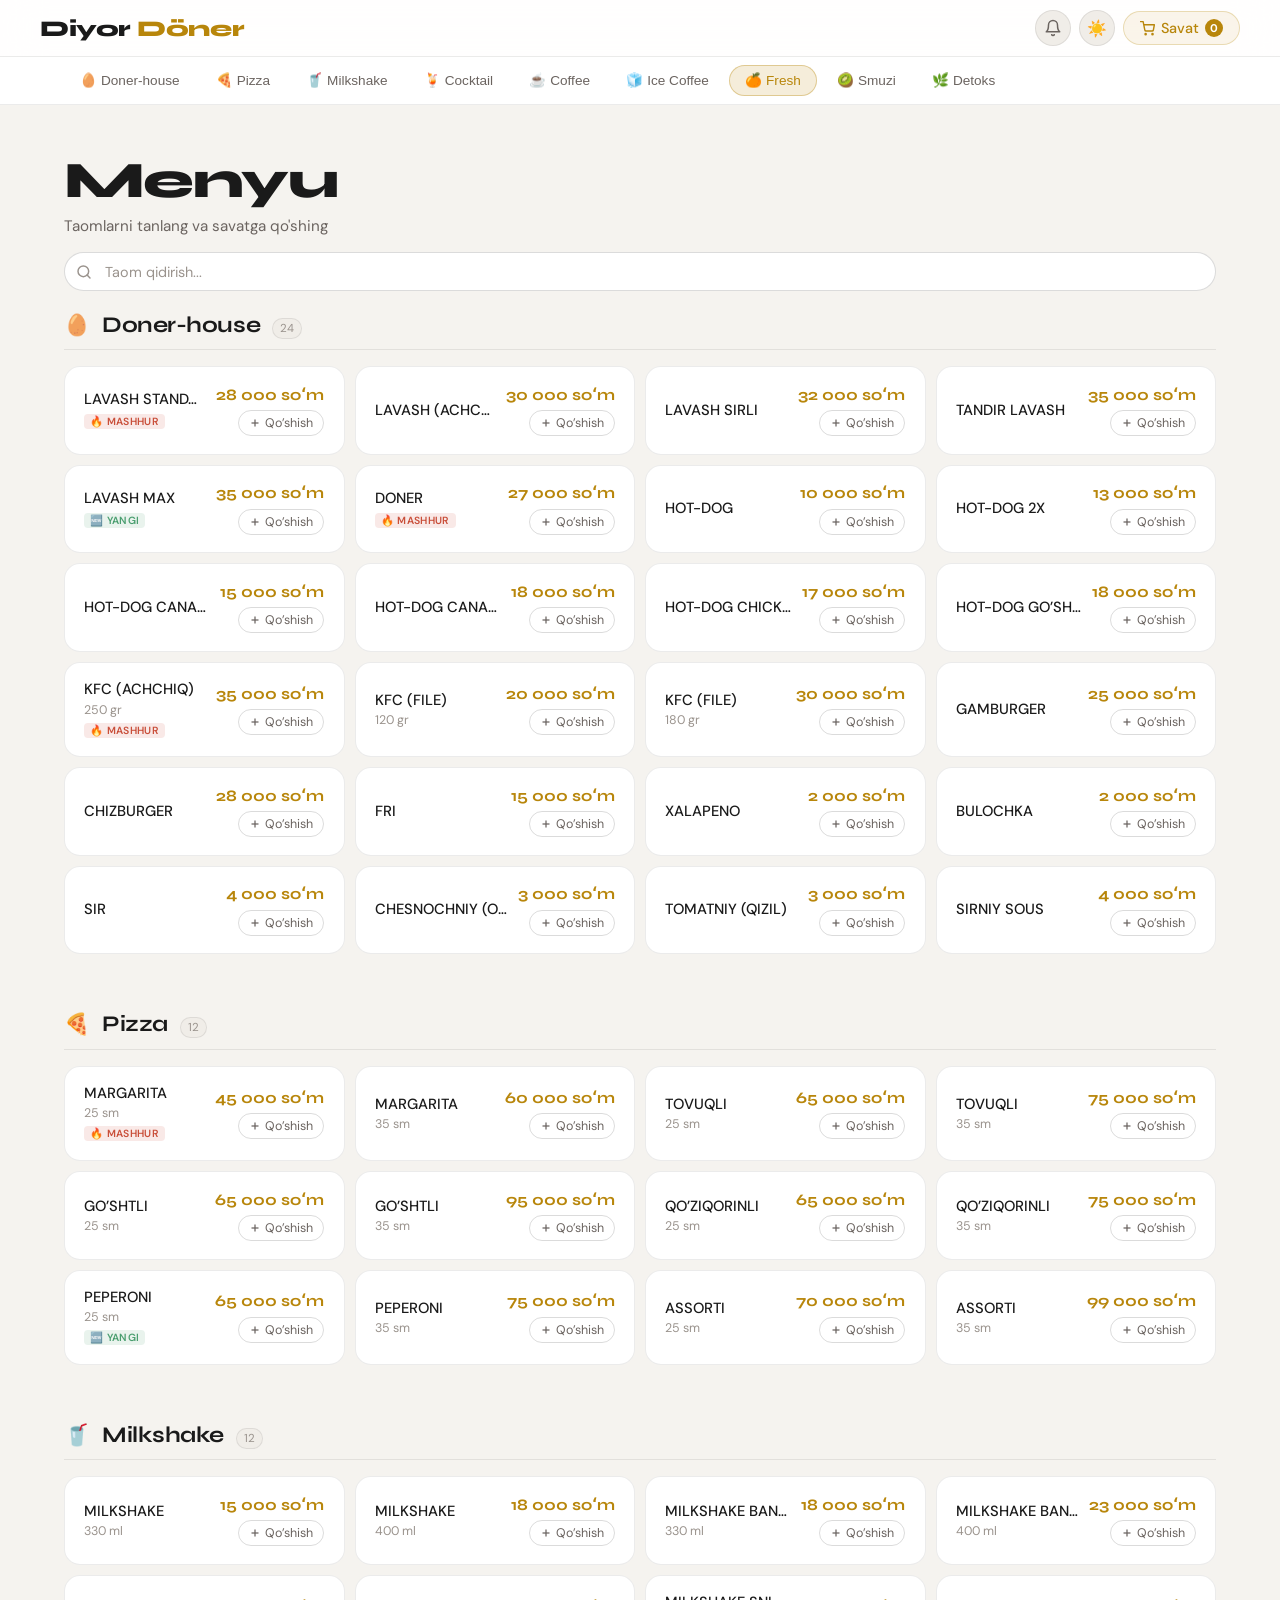
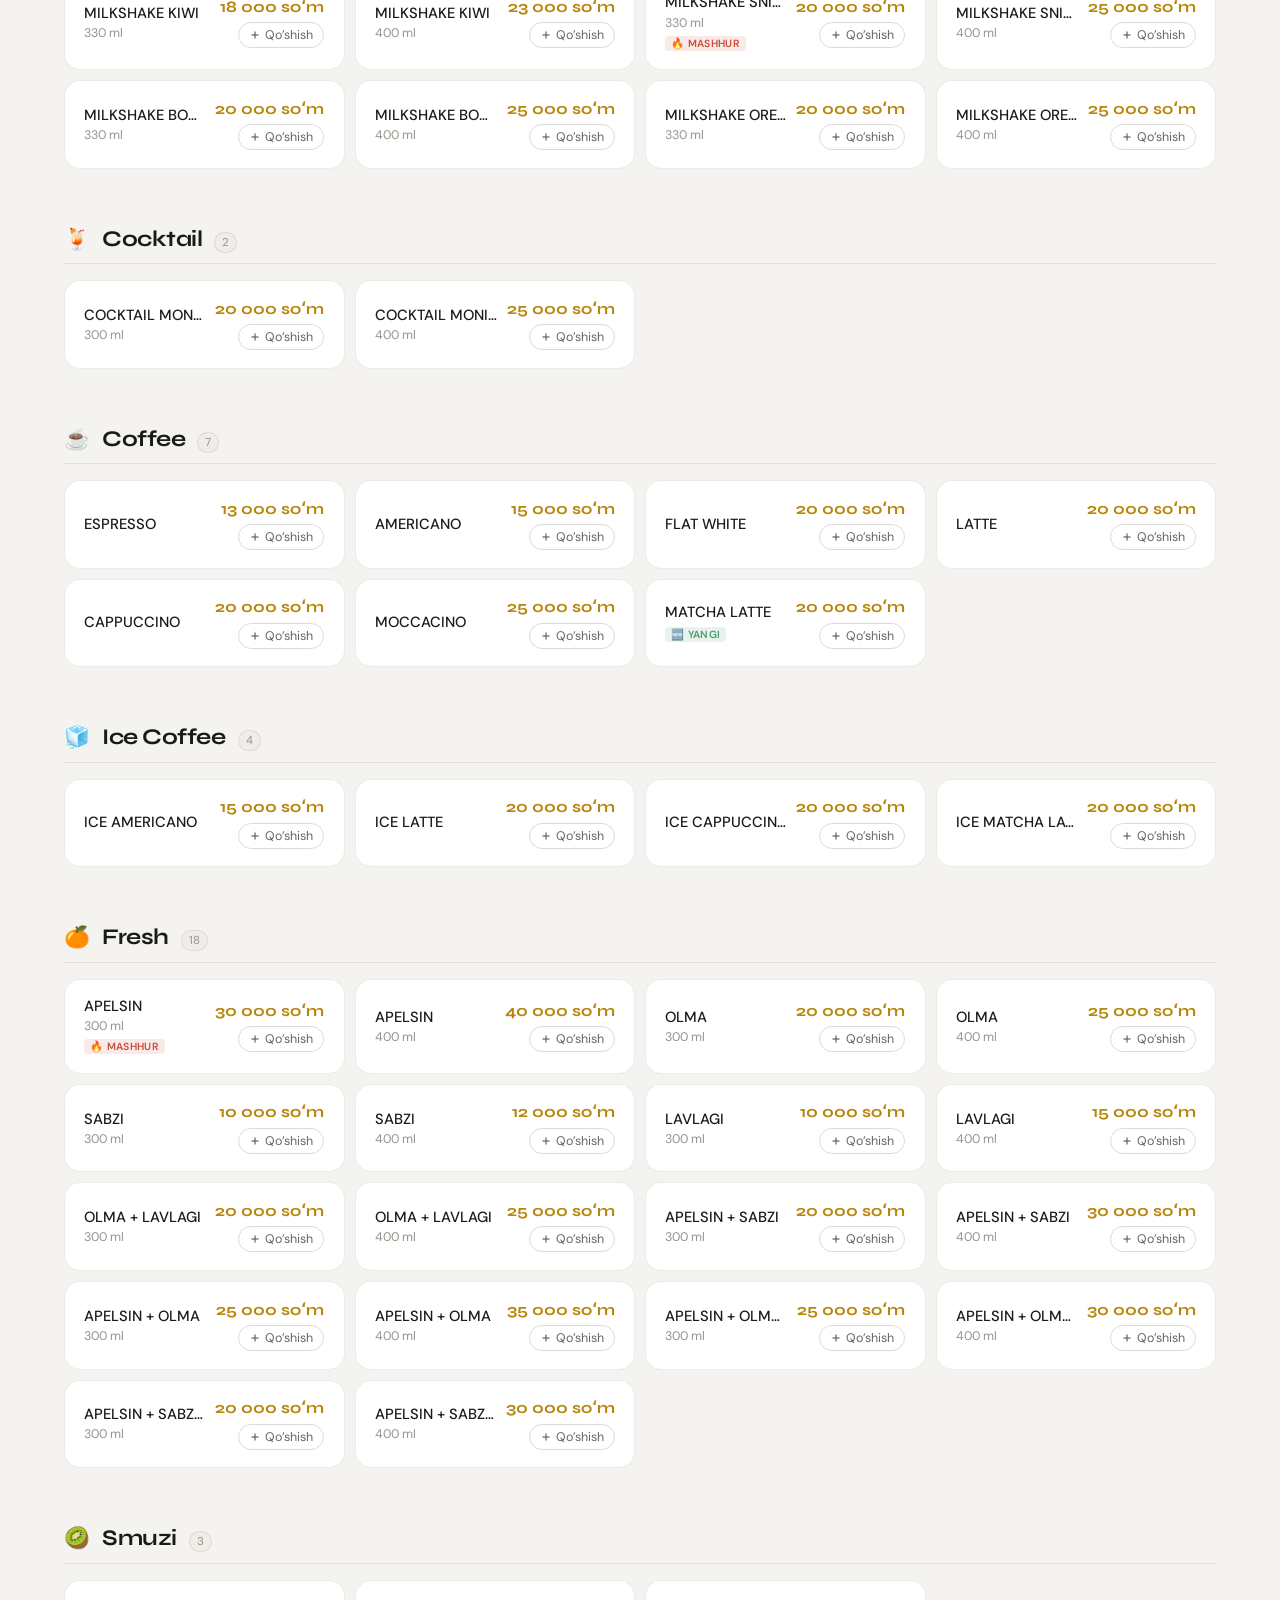
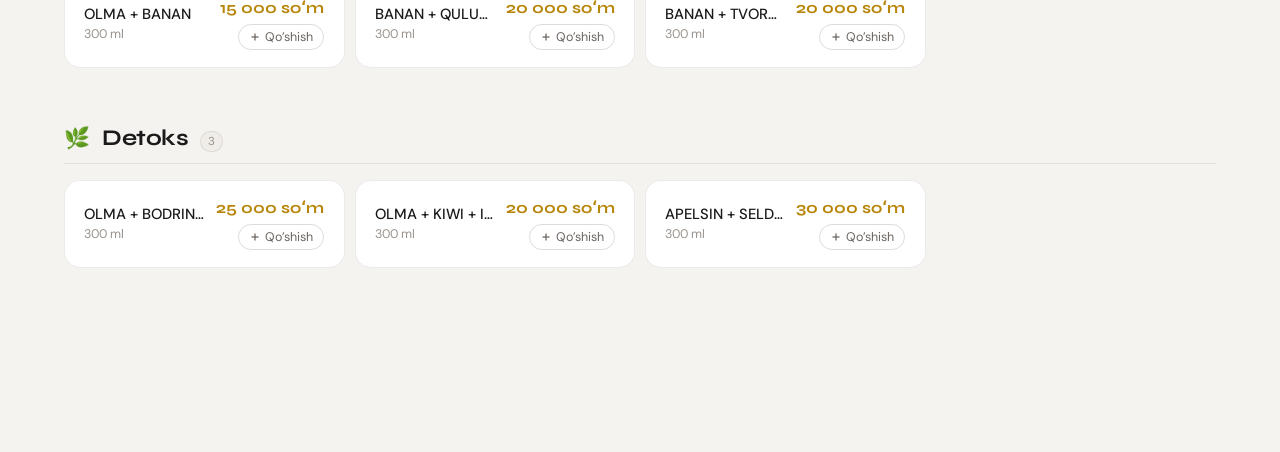
<file: index.html>
<!DOCTYPE html>
<html lang="uz">
<head>
  <meta charset="UTF-8">
  <meta name="viewport" content="width=device-width, initial-scale=1.0">
  <title>Diyor Döner — Menyu</title>
  <meta name="description" content="Diyor Döner — Toshkentdagi eng mazali doner va pizza menyu.">
  <meta property="og:title" content="Diyor Döner — Menyu">
  <meta property="og:description" content="Toshkentdagi eng mazali doner va pizza menyu.">
  <meta property="og:type" content="website">
  <meta name="theme-color" content="#b8860b">
  <link rel="icon" type="image/svg+xml" href="favicon.svg">
  <link href="https://fonts.googleapis.com/css2?family=Syne:wght@400;500;600;700;800&family=DM+Sans:wght@300;400;500&display=swap" rel="stylesheet">
  <link rel="stylesheet" href="style.css">
</head>
<body>

<header>
  <div class="header-inner">
    <div class="logo" id="logo">Diyor <span>Döner</span></div>
    <div class="header-actions">
      <a class="admin-link" id="admin-link" href="admin.html" title="Admin panel" style="display:none">⚙️</a>
      <button class="notify-btn" id="notify-btn" onclick="openNotifyModal()" aria-label="Bildirishnomalar">
        <svg width="18" height="18" viewBox="0 0 24 24" fill="none" stroke="currentColor" stroke-width="2" stroke-linecap="round" stroke-linejoin="round"><path d="M18 8A6 6 0 0 0 6 8c0 7-3 9-3 9h18s-3-2-3-9"/><path d="M13.73 21a2 2 0 0 1-3.46 0"/></svg>
        <span class="notify-dot" id="notify-dot"></span>
      </button>
      <button class="theme-toggle" id="theme-toggle" onclick="toggleTheme()" aria-label="Mavzuni o'zgartirish">
        <span class="theme-icon" id="theme-icon">☀️</span>
      </button>
      <button class="cart-btn" onclick="openCart()">
        <svg width="16" height="16" viewBox="0 0 24 24" fill="none" stroke="currentColor" stroke-width="2.2" stroke-linecap="round" stroke-linejoin="round"><circle cx="9" cy="21" r="1"/><circle cx="20" cy="21" r="1"/><path d="M1 1h4l2.68 13.39a2 2 0 0 0 2 1.61h9.72a2 2 0 0 0 2-1.61L23 6H6"/></svg>
        Savat
        <span class="cart-count" id="cart-count">0</span>
      </button>
    </div>
  </div>
</header>

<div class="cat-nav-wrap">
  <div class="cat-nav" id="cat-nav"></div>
</div>

<div class="hero">
  <h1 class="hero-title">Menyu</h1>
  <p class="hero-sub">Taomlarni tanlang va savatga qo'shing</p>
</div>

<div class="search-sort-wrap">
  <div class="search-box">
    <svg class="search-icon" width="16" height="16" viewBox="0 0 24 24" fill="none" stroke="currentColor" stroke-width="2.2" stroke-linecap="round"><circle cx="11" cy="11" r="8"/><line x1="21" y1="21" x2="16.65" y2="16.65"/></svg>
    <input type="text" id="search-input" class="search-input" placeholder="Taom qidirish..." oninput="onSearch()">
    <button class="search-clear" id="search-clear" onclick="clearSearch()">&times;</button>
  </div>

</div>

<main id="menu-main"></main>

<!-- Savat paneli -->
<div class="drawer-overlay" id="overlay" onclick="closeCart()"></div>
<div class="drawer" id="drawer">
  <div class="drawer-header">
    <span class="drawer-title">Savat</span>
    <button class="drawer-close" onclick="closeCart()">&times;</button>
  </div>
  <div class="drawer-body" id="cart-body"></div>
  <div class="drawer-footer">
    <div class="total-row">
      <span class="total-label">Jami</span>
      <span class="total-amount" id="cart-total">0 so'm</span>
    </div>
    <button class="order-btn" id="order-btn" onclick="openOrderModal()">Buyurtma berish →</button>
  </div>
</div>

<!-- Buyurtma tasdiqlash modali -->
<div class="modal-overlay" id="modal-overlay">
  <div class="modal">
    <div class="modal-icon">📋</div>
    <div class="modal-title">Buyurtmani tasdiqlash</div>
    <div class="modal-text">Buyurtmani tekshiring va tasdiqlang</div>
    <div class="modal-items" id="modal-items-list"></div>
    <div class="table-select">
      <label for="table-number">Stol raqami</label>
      <select id="table-number" onchange="onTableChange()">
        <option value="">Tanlang...</option>
        <option value="1">Stol 1</option>
        <option value="2">Stol 2</option>
        <option value="3">Stol 3</option>
        <option value="4">Stol 4</option>
        <option value="5">Stol 5</option>
        <option value="6">Stol 6</option>
        <option value="7">Stol 7</option>
        <option value="8">Stol 8</option>
        <option value="9">Stol 9</option>
        <option value="10">Stol 10</option>
        <option value="takeaway">Olib ketish</option>
        <option value="delivery">Yetkazish</option>
      </select>
    </div>
    <div class="address-field" id="address-field" style="display:none">
      <label for="order-address">Manzil</label>
      <input type="text" id="order-address" placeholder="Manzilni kiriting...">
    </div>
    <div class="comment-field">
      <label for="order-comment">Izoh (ixtiyoriy)</label>
      <textarea id="order-comment" rows="2" placeholder="Maxsus so'rovlar, allergiyalar..."></textarea>
    </div>
    <div class="modal-actions">
      <button class="modal-cancel" onclick="closeOrderModal()">Orqaga</button>
      <button class="modal-confirm" onclick="confirmOrder()">Buyurtma berish ✓</button>
    </div>
  </div>
</div>

<!-- Muvaffaqiyat ekrani -->
<div class="success-screen" id="success-screen">
  <div class="success-emoji">🎉</div>
  <div class="success-title">Buyurtma qabul qilindi!</div>
  <div class="success-sub">Rahmat! Buyurtmangiz oshxonaga yuborildi. Kuting — tezda tayyor bo'ladi!</div>
  <button class="success-back" onclick="resetAll()">Menyuga qaytish</button>
</div>

<!-- Bildirishnoma modali -->
<div class="modal-overlay" id="notify-overlay" onclick="closeNotifyModal()"></div>
<div class="notify-modal" id="notify-modal">
  <div class="notify-modal-inner">
    <button class="drawer-close" onclick="closeNotifyModal()">&times;</button>
    <div class="notify-modal-icon">🔔</div>
    <div class="notify-modal-title">Bildirishnomalar</div>
    <div class="notify-modal-text">Yangiliklar, aksiyalar va maxsus takliflardan birinchilardan bo'lib xabardor bo'ling!</div>
    <div class="notify-modal-sub">Ro'yxatdan o'tmasdan — shunchaki Telegramga obuna bo'ling</div>

    <div class="notify-features">
      <div class="notify-feature">
        <span class="notify-feature-icon">🔥</span>
        <span>Aksiyalar va chegirmalar</span>
      </div>
      <div class="notify-feature">
        <span class="notify-feature-icon">🆕</span>
        <span>Yangi taomlar haqida</span>
      </div>
      <div class="notify-feature">
        <span class="notify-feature-icon">🎁</span>
        <span>Sovga va bonuslar</span>
      </div>
    </div>

    <a class="notify-subscribe-btn" id="notify-subscribe-btn" href="https://t.me/diyorfood_bot?start=subscribe" target="_blank" rel="noopener">
      <svg width="20" height="20" viewBox="0 0 24 24" fill="currentColor"><path d="M11.944 0A12 12 0 0 0 0 12a12 12 0 0 0 12 12 12 12 0 0 0 12-12A12 12 0 0 0 12 0a12 12 0 0 0-.056 0zm4.962 7.224c.1-.002.321.023.465.14a.506.506 0 0 1 .171.325c.016.093.036.306.02.472-.18 1.898-.962 6.502-1.36 8.627-.168.9-.499 1.201-.82 1.23-.696.065-1.225-.46-1.9-.902-1.056-.693-1.653-1.124-2.678-1.8-1.185-.78-.417-1.21.258-1.91.177-.184 3.247-2.977 3.307-3.23.007-.032.014-.15-.056-.212s-.174-.041-.249-.024c-.106.024-1.793 1.14-5.061 3.345-.479.33-.913.49-1.302.48-.428-.008-1.252-.241-1.865-.44-.752-.245-1.349-.374-1.297-.789.027-.216.325-.437.893-.663 3.498-1.524 5.83-2.529 6.998-3.014 3.332-1.386 4.025-1.627 4.476-1.635z"/></svg>
      Telegramda obuna bo'lish
    </a>

    <div class="notify-check-wrap">
      <button class="notify-check-btn" onclick="checkSubscription()">Obunani tekshirish ✓</button>
    </div>

    <div class="notify-unsub-text">Obunani bekor qilish uchun Telegram botda /stop buyrug'ini yuboring</div>
  </div>
</div>

<div class="toast" id="toast"></div>

<script src="script.js"></script>
</body>
</html>
</file>
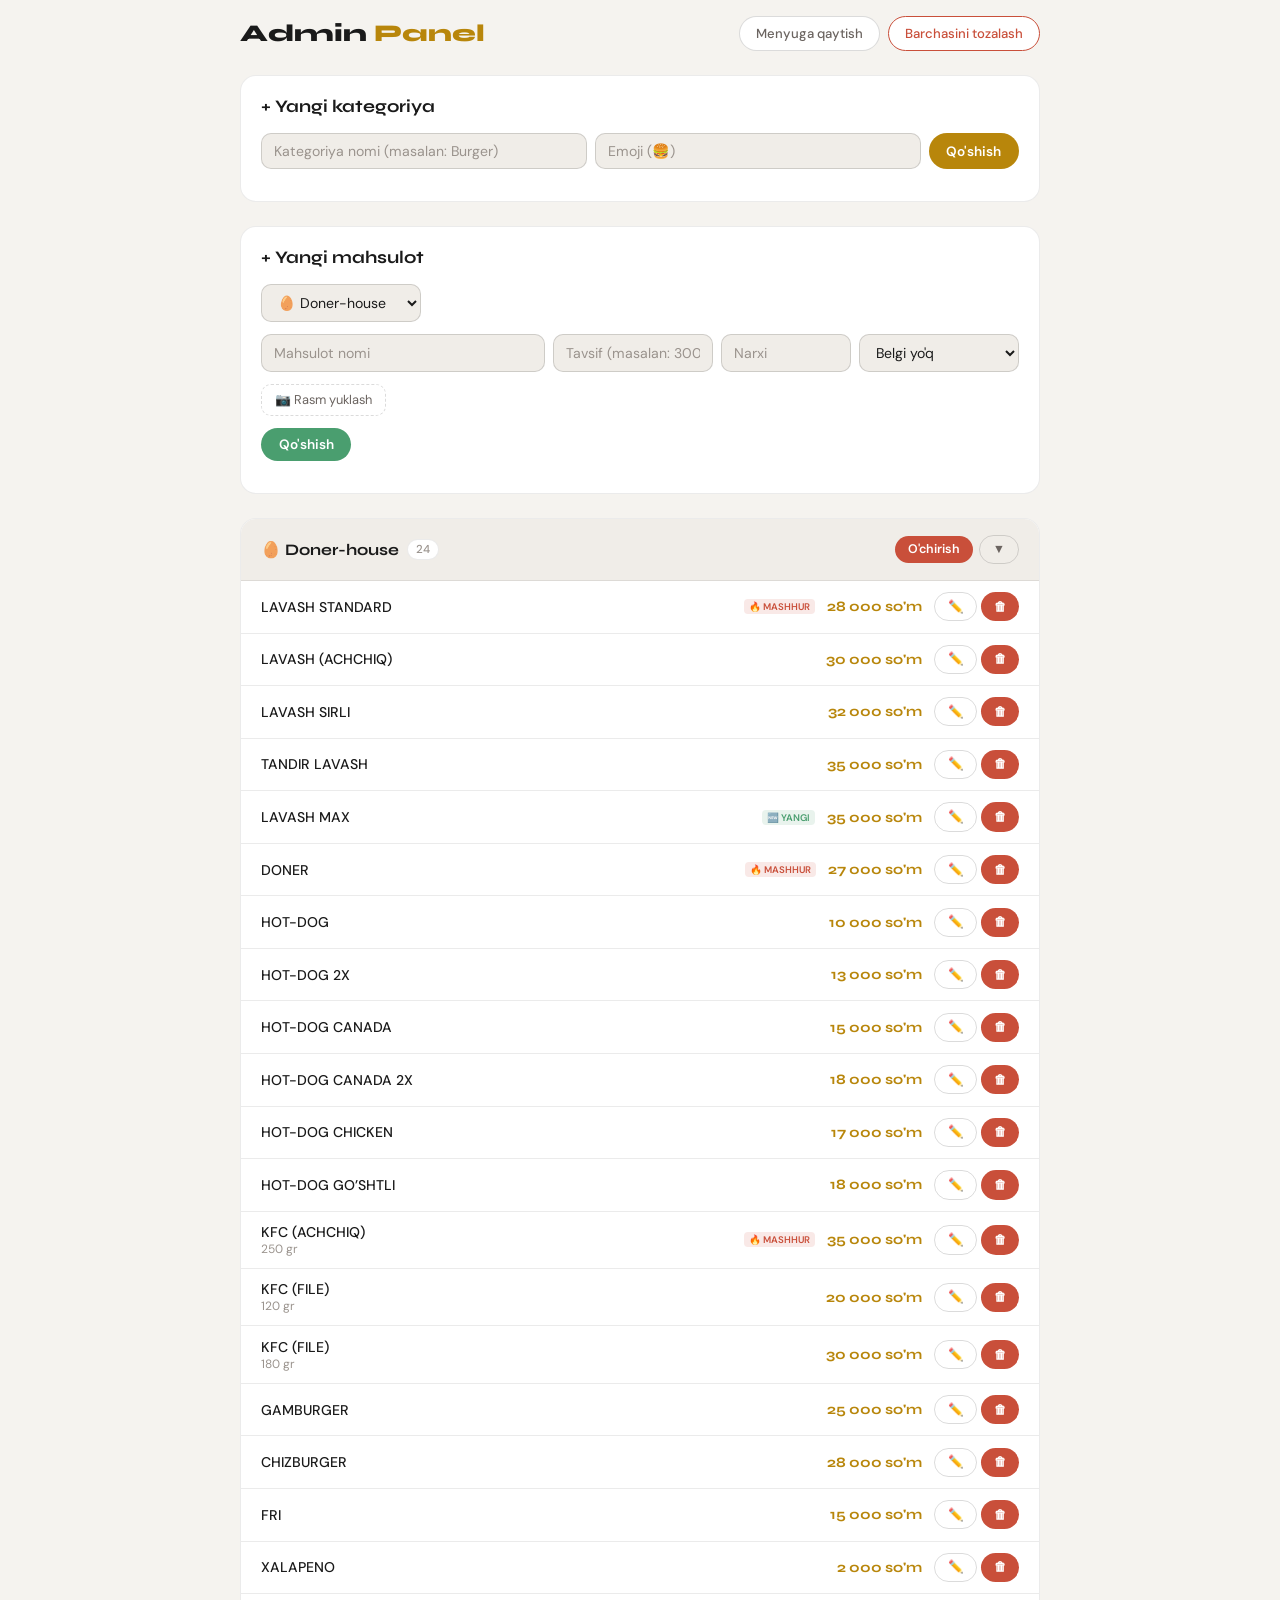
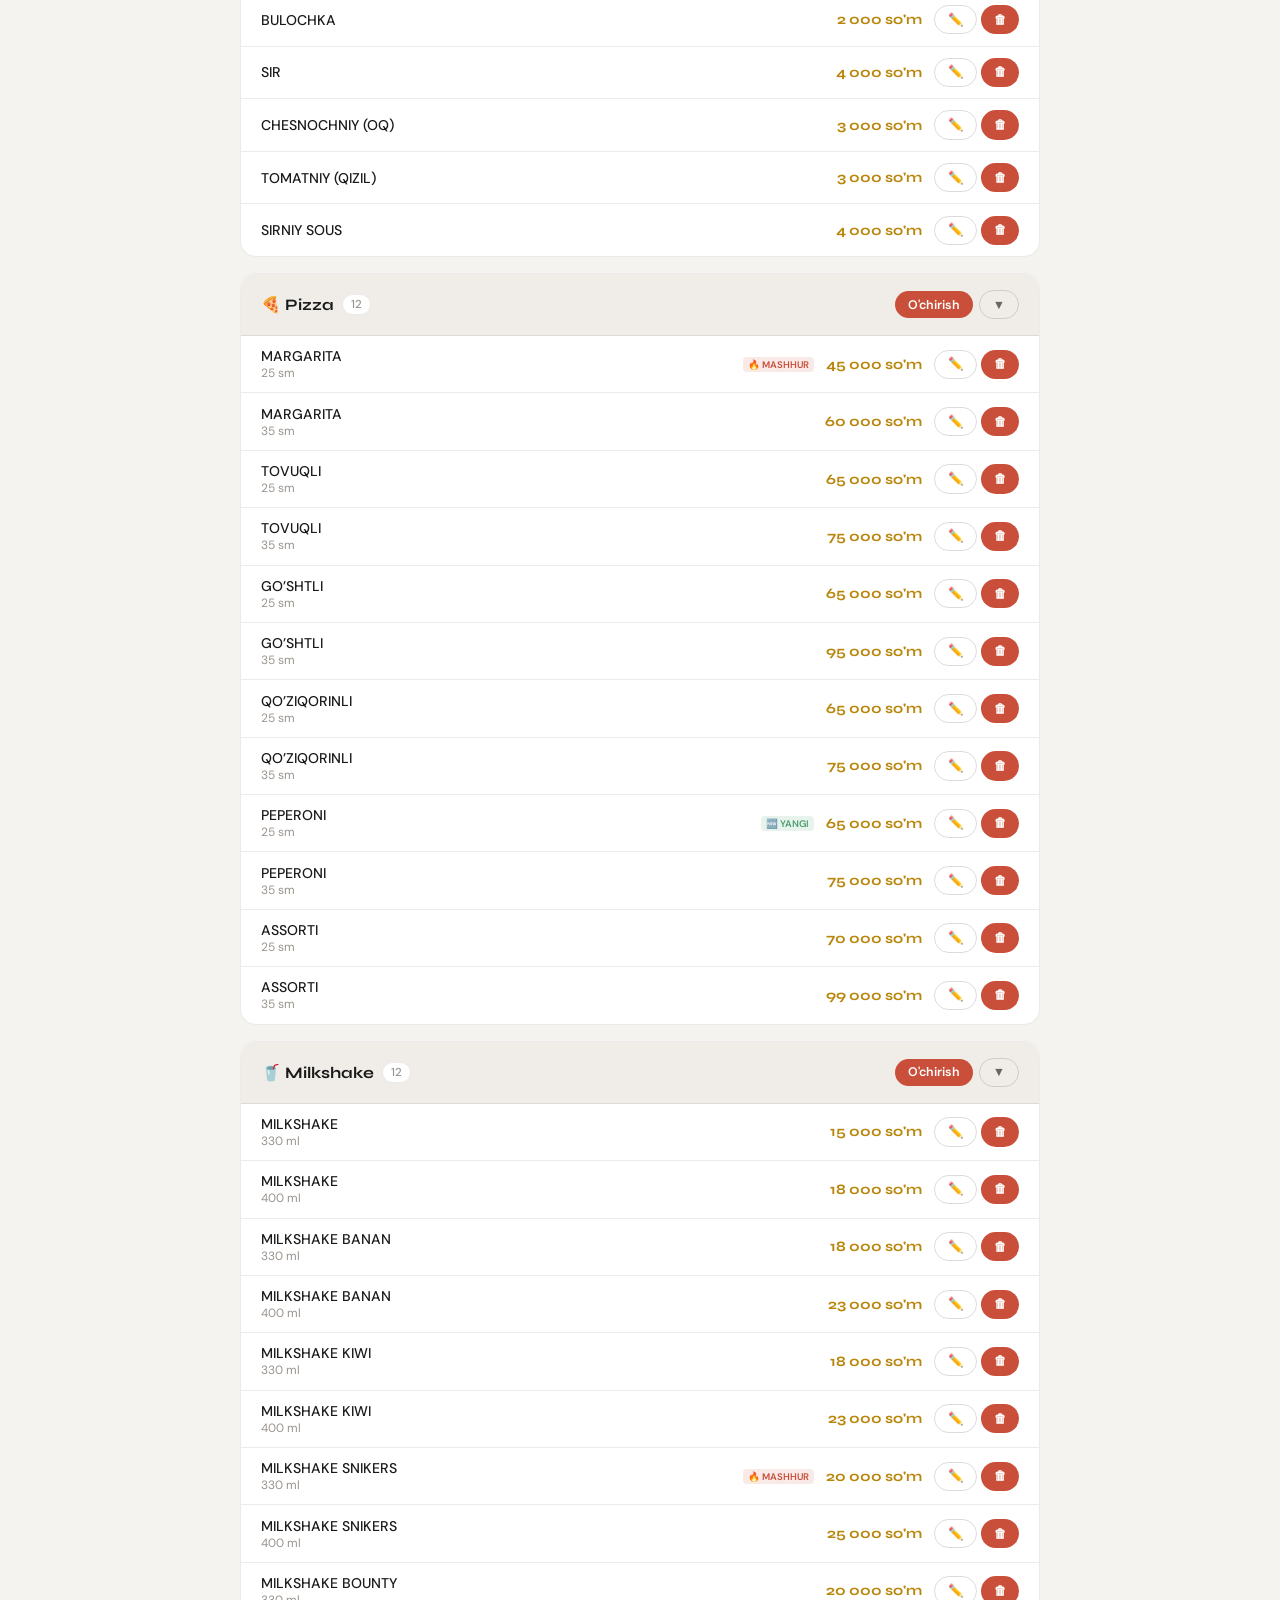
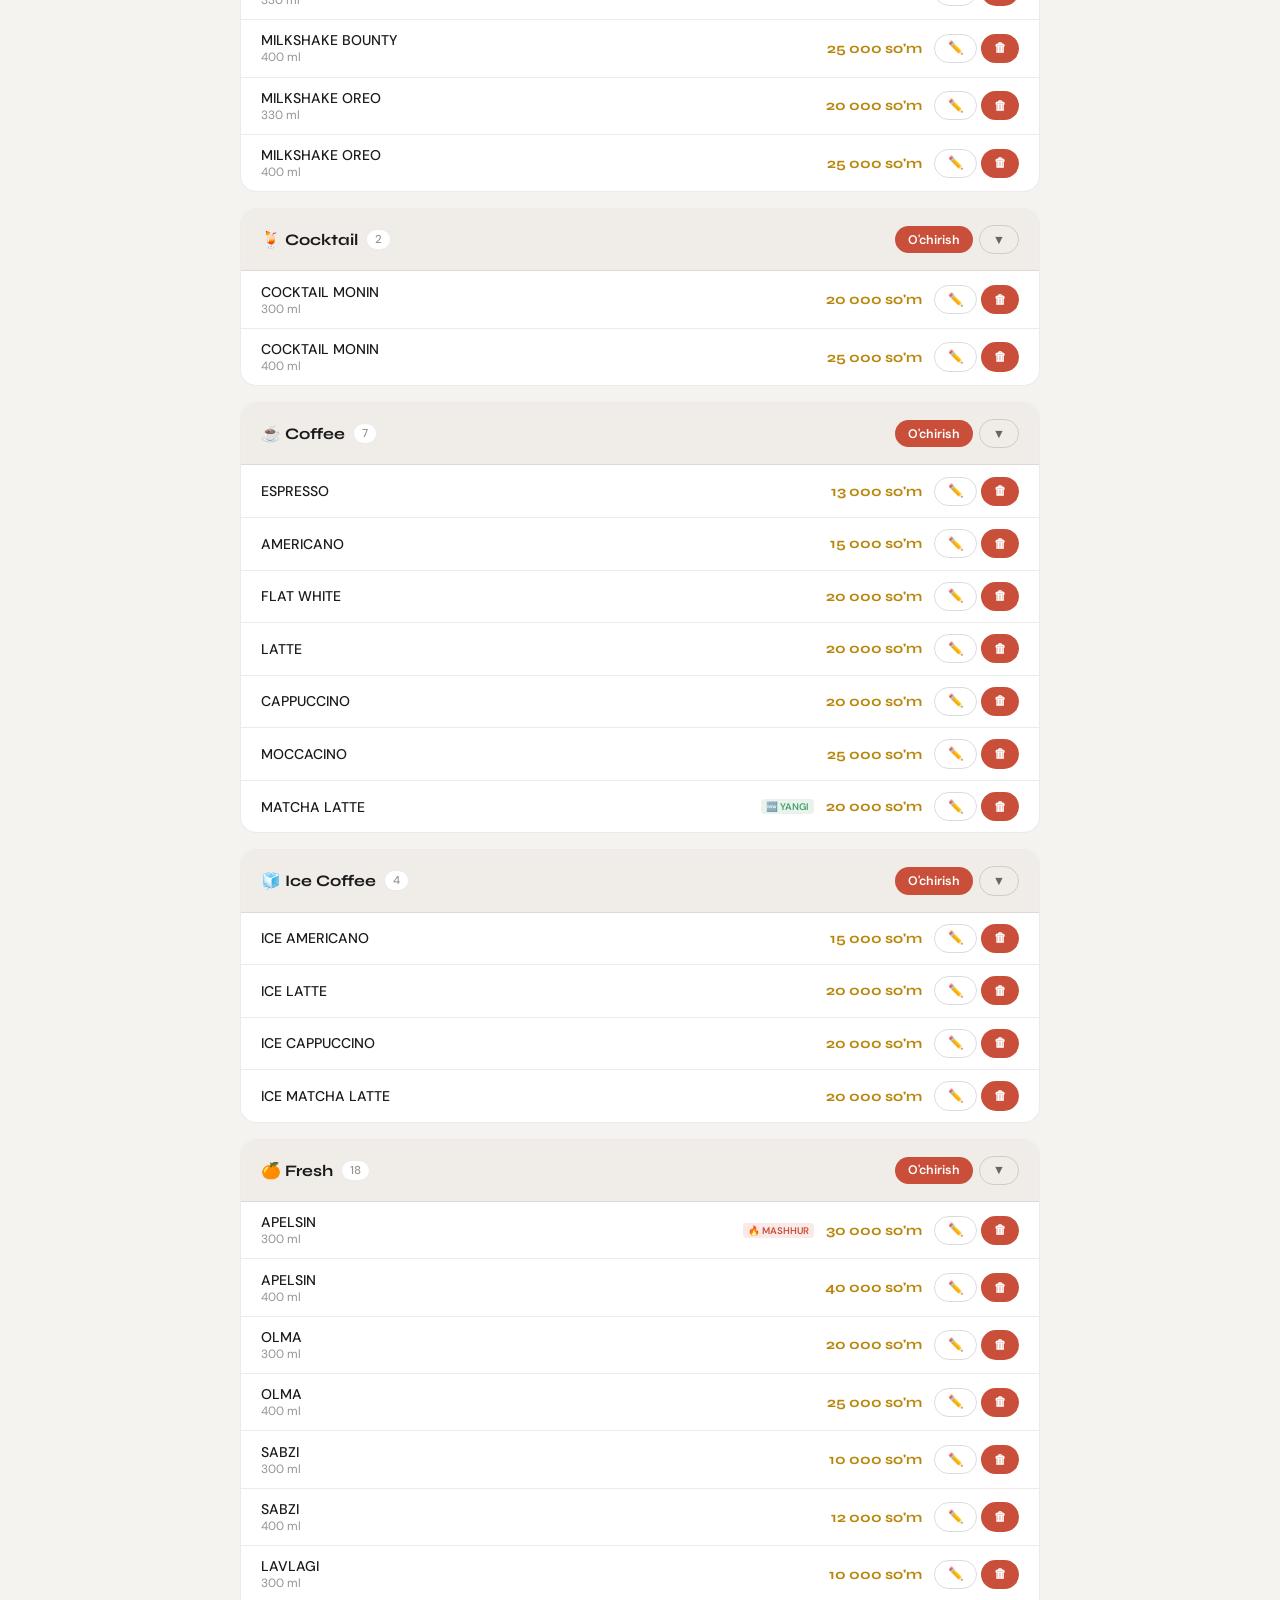
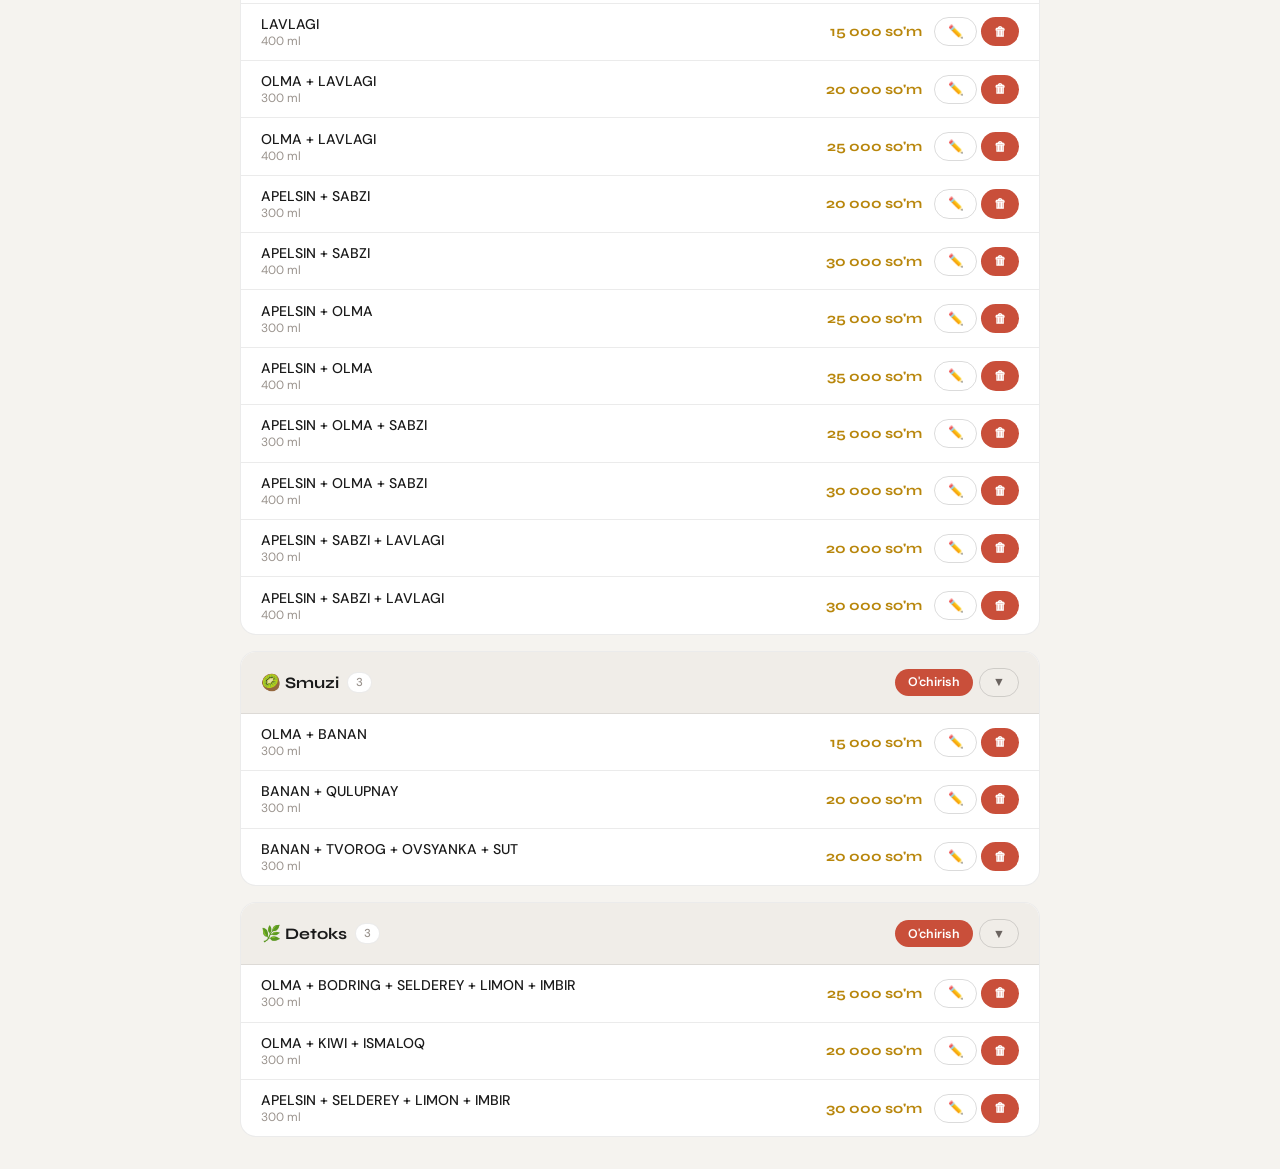
<file: admin.html>
<!DOCTYPE html>
<html lang="uz">
<head>
  <meta charset="UTF-8">
  <meta name="viewport" content="width=device-width, initial-scale=1.0">
  <title>Diyor Döner — Admin Panel</title>
  <link rel="icon" type="image/svg+xml" href="favicon.svg">
  <link href="https://fonts.googleapis.com/css2?family=Syne:wght@400;500;600;700;800&family=DM+Sans:wght@300;400;500&display=swap" rel="stylesheet">
  <style>
    *, *::before, *::after { box-sizing: border-box; margin: 0; padding: 0; }
    :root {
      --bg: #f5f3ef; --surface: #ffffff; --surface2: #f0ede8;
      --border: rgba(0,0,0,0.08); --border2: rgba(0,0,0,0.14);
      --text: #1a1a1a; --text2: #6b6460; --text3: #9a938d;
      --accent: #b8860b; --accent2: #a07608;
      --accent-dim: rgba(184,134,11,0.08); --accent-dim2: rgba(184,134,11,0.15);
      --red: #c94f3a; --green: #4a9e6f;
      --radius: 16px; --radius-sm: 10px;
    }
    body {
      font-family: 'DM Sans', sans-serif;
      background: var(--bg); color: var(--text);
      min-height: 100vh; padding: 1rem;
    }
    .admin-wrap { max-width: 800px; margin: 0 auto; }
    .admin-header {
      display: flex; align-items: center; justify-content: space-between;
      margin-bottom: 1.5rem; flex-wrap: wrap; gap: 0.75rem;
    }
    .admin-header h1 {
      font-family: 'Syne', sans-serif; font-size: 1.5rem; font-weight: 800;
    }
    .admin-header h1 span { color: var(--accent); }
    .admin-links { display: flex; gap: 8px; }
    .admin-links a, .admin-links button {
      padding: 0.5rem 1rem; border-radius: 50px; font-size: 0.82rem; font-weight: 500;
      text-decoration: none; cursor: pointer; border: 1px solid var(--border2);
      background: var(--surface); color: var(--text2); transition: all 0.2s;
      font-family: 'DM Sans', sans-serif;
    }
    .admin-links a:hover, .admin-links button:hover {
      border-color: var(--accent); color: var(--accent);
    }
    .admin-links .danger { border-color: var(--red); color: var(--red); }
    .admin-links .danger:hover { background: rgba(201,79,58,0.08); }

    /* ADD CATEGORY */
    .add-section {
      background: var(--surface); border: 1px solid var(--border);
      border-radius: var(--radius); padding: 1.25rem; margin-bottom: 1.5rem;
    }
    .add-section h2 {
      font-family: 'Syne', sans-serif; font-size: 1.1rem; font-weight: 700;
      margin-bottom: 1rem;
    }
    .form-row {
      display: flex; gap: 8px; margin-bottom: 0.75rem; flex-wrap: wrap;
    }
    .form-row input, .form-row select, .form-row textarea {
      padding: 0.5rem 0.75rem; border: 1px solid var(--border2);
      border-radius: var(--radius-sm); background: var(--surface2);
      color: var(--text); font-family: 'DM Sans', sans-serif; font-size: 0.88rem;
      outline: none; transition: border-color 0.2s;
    }
    .form-row input:focus, .form-row select:focus, .form-row textarea:focus {
      border-color: var(--accent);
    }
    .form-row input::placeholder { color: var(--text3); }
    .form-row input[type="text"] { flex: 1; min-width: 150px; }
    .form-row input[type="number"] { width: 130px; }
    .form-row select { min-width: 160px; cursor: pointer; }
    .form-row textarea { width: 100%; resize: none; }
    .btn {
      padding: 0.5rem 1.1rem; border-radius: 50px; font-size: 0.85rem; font-weight: 600;
      cursor: pointer; border: none; transition: all 0.2s;
      font-family: 'DM Sans', sans-serif; white-space: nowrap;
    }
    .btn-primary { background: var(--accent); color: #fff; }
    .btn-primary:hover { background: var(--accent2); }
    .btn-success { background: var(--green); color: #fff; }
    .btn-success:hover { background: #3d8a5e; }
    .btn-danger { background: var(--red); color: #fff; }
    .btn-danger:hover { background: #b0432f; }
    .btn-outline {
      background: transparent; border: 1px solid var(--border2); color: var(--text2);
    }
    .btn-outline:hover { border-color: var(--accent); color: var(--accent); }
    .btn-sm { padding: 0.35rem 0.8rem; font-size: 0.78rem; }

    /* CATEGORY LIST */
    .cat-card {
      background: var(--surface); border: 1px solid var(--border);
      border-radius: var(--radius); margin-bottom: 1rem; overflow: hidden;
    }
    .cat-card-header {
      display: flex; align-items: center; justify-content: space-between;
      padding: 1rem 1.25rem; border-bottom: 1px solid var(--border);
      background: var(--surface2); cursor: pointer; user-select: none;
    }
    .cat-card-header h3 {
      font-family: 'Syne', sans-serif; font-size: 1rem; font-weight: 700;
      display: flex; align-items: center; gap: 0.5rem;
    }
    .cat-card-header .cat-count {
      font-size: 0.72rem; color: var(--text3); background: var(--surface);
      border: 1px solid var(--border); padding: 2px 8px; border-radius: 50px;
      font-family: 'DM Sans', sans-serif; font-weight: 500;
    }
    .cat-card-actions { display: flex; gap: 6px; align-items: center; }
    .cat-card-body { padding: 0; }
    .cat-card-body.collapsed { display: none; }

    .item-row {
      display: flex; align-items: center; gap: 0.75rem;
      padding: 0.7rem 1.25rem; border-bottom: 1px solid var(--border);
      transition: background 0.15s;
    }
    .item-row:last-child { border-bottom: none; }
    .item-row:hover { background: var(--surface2); }
    .item-row .item-info { flex: 1; min-width: 0; }
    .item-row .item-name {
      font-size: 0.88rem; font-weight: 500;
      white-space: nowrap; overflow: hidden; text-overflow: ellipsis;
    }
    .item-row .item-detail { font-size: 0.75rem; color: var(--text3); }
    .item-row .item-price {
      font-family: 'Syne', sans-serif; font-weight: 700;
      color: var(--accent); white-space: nowrap; font-size: 0.9rem;
    }
    .item-row .item-badge {
      font-size: 0.6rem; padding: 1px 5px; border-radius: 4px;
      font-weight: 600; text-transform: uppercase;
    }
    .item-badge.mashhur { background: rgba(201,79,58,0.12); color: #c94f3a; }
    .item-badge.yangi { background: rgba(74,158,111,0.12); color: #4a9e6f; }
    .item-actions { display: flex; gap: 4px; flex-shrink: 0; }

    .empty-cat {
      padding: 1.5rem; text-align: center; color: var(--text3); font-size: 0.85rem;
    }

    /* EDIT MODAL */
    .edit-overlay {
      position: fixed; inset: 0; z-index: 100;
      background: rgba(0,0,0,0.4); backdrop-filter: blur(4px);
      display: none; align-items: center; justify-content: center; padding: 1rem;
    }
    .edit-overlay.open { display: flex; }
    .edit-modal {
      background: var(--surface); border: 1px solid var(--border2);
      border-radius: var(--radius); padding: 1.5rem;
      max-width: 440px; width: 100%;
    }
    .edit-modal h3 {
      font-family: 'Syne', sans-serif; font-size: 1.1rem; font-weight: 700;
      margin-bottom: 1rem;
    }
    .edit-modal .form-row { margin-bottom: 0.75rem; }
    .edit-modal label {
      display: block; font-size: 0.8rem; font-weight: 500;
      color: var(--text2); margin-bottom: 0.3rem;
    }
    .edit-modal input, .edit-modal select {
      width: 100%; padding: 0.5rem 0.75rem; border: 1px solid var(--border2);
      border-radius: var(--radius-sm); background: var(--surface2);
      color: var(--text); font-family: 'DM Sans', sans-serif; font-size: 0.88rem;
      outline: none;
    }
    .edit-modal input:focus, .edit-modal select:focus { border-color: var(--accent); }
    .edit-actions { display: flex; gap: 8px; margin-top: 1rem; }

    /* IMAGE UPLOAD */
    .img-upload-label { cursor: pointer; }
    .img-upload-btn {
      display: inline-flex; align-items: center; gap: 4px;
      padding: 0.4rem 0.8rem; border: 1px dashed var(--border2);
      border-radius: var(--radius-sm); font-size: 0.8rem; color: var(--text2);
      transition: all 0.2s;
    }
    .img-upload-btn:hover { border-color: var(--accent); color: var(--accent); }
    .img-preview {
      width: 56px; height: 56px; object-fit: cover;
      border-radius: var(--radius-sm); border: 1px solid var(--border2);
      flex-shrink: 0;
    }
    .edit-img-row { display: flex; align-items: center; gap: 8px; margin-top: 0.3rem; }
    .item-row .item-img {
      width: 44px; height: 44px; object-fit: cover;
      border-radius: 8px; border: 1px solid var(--border); flex-shrink: 0;
    }

    /* TOAST */
    .toast {
      position: fixed; bottom: 2rem; left: 50%;
      transform: translateX(-50%) translateY(20px);
      background: var(--text); color: #fff;
      font-size: 0.875rem; padding: 0.7rem 1.25rem; border-radius: 50px;
      opacity: 0; transition: all 0.3s; z-index: 200;
      white-space: nowrap; pointer-events: none;
    }
    .toast.show { opacity: 1; transform: translateX(-50%) translateY(0); }

    @media (max-width: 600px) {
      body { padding: 0.5rem; }
      .admin-header h1 { font-size: 1.2rem; }
      .form-row { flex-direction: column; }
      .form-row input[type="number"] { width: 100%; }
      .form-row select { width: 100%; }
      .item-row { padding: 0.6rem 1rem; gap: 0.5rem; }
    }
  </style>
</head>
<body>

<div class="admin-wrap">
  <div class="admin-header">
    <h1>Admin <span>Panel</span></h1>
    <div class="admin-links">
      <a href="index.html">Menyuga qaytish</a>
      <button class="danger" onclick="resetAllData()">Barchasini tozalash</button>
    </div>
  </div>

  <!-- Yangi kategoriya -->
  <div class="add-section">
    <h2>+ Yangi kategoriya</h2>
    <div class="form-row">
      <input type="text" id="new-cat-name" placeholder="Kategoriya nomi (masalan: Burger)">
      <input type="text" id="new-cat-icon" placeholder="Emoji (🍔)" maxlength="4" style="width:80px;min-width:80px">
      <button class="btn btn-primary" onclick="addCategory()">Qo'shish</button>
    </div>
  </div>

  <!-- Yangi mahsulot -->
  <div class="add-section">
    <h2>+ Yangi mahsulot</h2>
    <div class="form-row">
      <select id="add-cat-select"></select>
    </div>
    <div class="form-row">
      <input type="text" id="add-item-name" placeholder="Mahsulot nomi">
      <input type="text" id="add-item-detail" placeholder="Tavsif (masalan: 300 ml)" style="max-width:160px">
      <input type="number" id="add-item-price" placeholder="Narxi" min="0">
      <select id="add-item-tag" style="max-width:130px">
        <option value="">Belgi yo'q</option>
        <option value="mashhur">🔥 Mashhur</option>
        <option value="yangi">🆕 Yangi</option>
      </select>
    </div>
    <div class="form-row">
      <label class="img-upload-label">
        <input type="file" id="add-item-img" accept="image/*" onchange="previewAddImg(event)" style="display:none">
        <span class="img-upload-btn">📷 Rasm yuklash</span>
      </label>
      <img id="add-img-preview" class="img-preview" style="display:none">
      <button class="btn btn-outline btn-sm" id="add-img-clear" style="display:none" onclick="clearAddImg()">Rasmni o'chirish</button>
    </div>
    <div class="form-row">
      <button class="btn btn-success" onclick="addItem()">Qo'shish</button>
    </div>
  </div>

  <!-- Kategoriyalar ro'yxati -->
  <div id="cat-list"></div>
</div>

<!-- Edit modal -->
<div class="edit-overlay" id="edit-overlay">
  <div class="edit-modal">
    <h3>Tahrirlash</h3>
    <label>Nomi</label>
    <input type="text" id="edit-name">
    <label>Tavsif</label>
    <input type="text" id="edit-detail">
    <label>Narxi (so'm)</label>
    <input type="number" id="edit-price" min="0">
    <label>Belgi</label>
    <select id="edit-tag">
      <option value="">Belgi yo'q</option>
      <option value="mashhur">🔥 Mashhur</option>
      <option value="yangi">🆕 Yangi</option>
    </select>
    <label>Rasm</label>
    <div class="edit-img-row">
      <img id="edit-img-preview" class="img-preview" style="display:none">
      <label class="img-upload-label">
        <input type="file" id="edit-item-img" accept="image/*" onchange="previewEditImg(event)" style="display:none">
        <span class="img-upload-btn">📷 Rasm</span>
      </label>
      <button class="btn btn-outline btn-sm" id="edit-img-clear" style="display:none" onclick="clearEditImg()">O'chirish</button>
    </div>
    <div class="edit-actions">
      <button class="btn btn-outline" onclick="closeEdit()">Bekor qilish</button>
      <button class="btn btn-primary" onclick="saveEdit()">Saqlash</button>
    </div>
  </div>
</div>

<div class="toast" id="toast"></div>

<script>
var DEFAULT_MENU = [
  {cat:"Doner-house", icon:"\uD83E\uDD5A", items:[
    {name:"LAVASH STANDARD", detail:null, price:28000, tag:"mashhur"},
    {name:"LAVASH (ACHCHIQ)", detail:null, price:30000},
    {name:"LAVASH SIRLI", detail:null, price:32000},
    {name:"TANDIR LAVASH", detail:null, price:35000},
    {name:"LAVASH MAX", detail:null, price:35000, tag:"yangi"},
    {name:"DONER", detail:null, price:27000, tag:"mashhur"},
    {name:"HOT-DOG", detail:null, price:10000},
    {name:"HOT-DOG 2X", detail:null, price:13000},
    {name:"HOT-DOG CANADA", detail:null, price:15000},
    {name:"HOT-DOG CANADA 2X", detail:null, price:18000},
    {name:"HOT-DOG CHICKEN", detail:null, price:17000},
    {name:"HOT-DOG GO\u2019SHTLI", detail:null, price:18000},
    {name:"KFC (ACHCHIQ)", detail:"250 gr", price:35000, tag:"mashhur"},
    {name:"KFC (FILE)", detail:"120 gr", price:20000},
    {name:"KFC (FILE)", detail:"180 gr", price:30000},
    {name:"GAMBURGER", detail:null, price:25000},
    {name:"CHIZBURGER", detail:null, price:28000},
    {name:"FRI", detail:null, price:15000},
    {name:"XALAPENO", detail:null, price:2000},
    {name:"BULOCHKA", detail:null, price:2000},
    {name:"SIR", detail:null, price:4000},
    {name:"CHESNOCHNIY (OQ)", detail:null, price:3000},
    {name:"TOMATNIY (QIZIL)", detail:null, price:3000},
    {name:"SIRNIY SOUS", detail:null, price:4000}
  ]},
  {cat:"Pizza", icon:"\uD83C\uDF55", items:[
    {name:"MARGARITA", detail:"25 sm", price:45000, tag:"mashhur"},
    {name:"MARGARITA", detail:"35 sm", price:60000},
    {name:"TOVUQLI", detail:"25 sm", price:65000},
    {name:"TOVUQLI", detail:"35 sm", price:75000},
    {name:"GO\u2019SHTLI", detail:"25 sm", price:65000},
    {name:"GO\u2019SHTLI", detail:"35 sm", price:95000},
    {name:"QO\u2019ZIQORINLI", detail:"25 sm", price:65000},
    {name:"QO\u2019ZIQORINLI", detail:"35 sm", price:75000},
    {name:"PEPERONI", detail:"25 sm", price:65000, tag:"yangi"},
    {name:"PEPERONI", detail:"35 sm", price:75000},
    {name:"ASSORTI", detail:"25 sm", price:70000},
    {name:"ASSORTI", detail:"35 sm", price:99000}
  ]},
  {cat:"Milkshake", icon:"\uD83E\uDD64", items:[
    {name:"MILKSHAKE", detail:"330 ml", price:15000},
    {name:"MILKSHAKE", detail:"400 ml", price:18000},
    {name:"MILKSHAKE BANAN", detail:"330 ml", price:18000},
    {name:"MILKSHAKE BANAN", detail:"400 ml", price:23000},
    {name:"MILKSHAKE KIWI", detail:"330 ml", price:18000},
    {name:"MILKSHAKE KIWI", detail:"400 ml", price:23000},
    {name:"MILKSHAKE SNIKERS", detail:"330 ml", price:20000, tag:"mashhur"},
    {name:"MILKSHAKE SNIKERS", detail:"400 ml", price:25000},
    {name:"MILKSHAKE BOUNTY", detail:"330 ml", price:20000},
    {name:"MILKSHAKE BOUNTY", detail:"400 ml", price:25000},
    {name:"MILKSHAKE OREO", detail:"330 ml", price:20000},
    {name:"MILKSHAKE OREO", detail:"400 ml", price:25000}
  ]},
  {cat:"Cocktail", icon:"\uD83C\uDF79", items:[
    {name:"COCKTAIL MONIN", detail:"300 ml", price:20000},
    {name:"COCKTAIL MONIN", detail:"400 ml", price:25000}
  ]},
  {cat:"Coffee", icon:"\u2615", items:[
    {name:"ESPRESSO", detail:null, price:13000},
    {name:"AMERICANO", detail:null, price:15000},
    {name:"FLAT WHITE", detail:null, price:20000},
    {name:"LATTE", detail:null, price:20000},
    {name:"CAPPUCCINO", detail:null, price:20000},
    {name:"MOCCACINO", detail:null, price:25000},
    {name:"MATCHA LATTE", detail:null, price:20000, tag:"yangi"}
  ]},
  {cat:"Ice Coffee", icon:"\uD83E\uDDCA", items:[
    {name:"ICE AMERICANO", detail:null, price:15000},
    {name:"ICE LATTE", detail:null, price:20000},
    {name:"ICE CAPPUCCINO", detail:null, price:20000},
    {name:"ICE MATCHA LATTE", detail:null, price:20000}
  ]},
  {cat:"Fresh", icon:"\uD83C\uDF4A", items:[
    {name:"APELSIN", detail:"300 ml", price:30000, tag:"mashhur"},
    {name:"APELSIN", detail:"400 ml", price:40000},
    {name:"OLMA", detail:"300 ml", price:20000},
    {name:"OLMA", detail:"400 ml", price:25000},
    {name:"SABZI", detail:"300 ml", price:10000},
    {name:"SABZI", detail:"400 ml", price:12000},
    {name:"LAVLAGI", detail:"300 ml", price:10000},
    {name:"LAVLAGI", detail:"400 ml", price:15000},
    {name:"OLMA + LAVLAGI", detail:"300 ml", price:20000},
    {name:"OLMA + LAVLAGI", detail:"400 ml", price:25000},
    {name:"APELSIN + SABZI", detail:"300 ml", price:20000},
    {name:"APELSIN + SABZI", detail:"400 ml", price:30000},
    {name:"APELSIN + OLMA", detail:"300 ml", price:25000},
    {name:"APELSIN + OLMA", detail:"400 ml", price:35000},
    {name:"APELSIN + OLMA + SABZI", detail:"300 ml", price:25000},
    {name:"APELSIN + OLMA + SABZI", detail:"400 ml", price:30000},
    {name:"APELSIN + SABZI + LAVLAGI", detail:"300 ml", price:20000},
    {name:"APELSIN + SABZI + LAVLAGI", detail:"400 ml", price:30000}
  ]},
  {cat:"Smuzi", icon:"\uD83E\uDD5D", items:[
    {name:"OLMA + BANAN", detail:"300 ml", price:15000},
    {name:"BANAN + QULUPNAY", detail:"300 ml", price:20000},
    {name:"BANAN + TVOROG + OVSYANKA + SUT", detail:"300 ml", price:20000}
  ]},
  {cat:"Detoks", icon:"\uD83C\uDF3F", items:[
    {name:"OLMA + BODRING + SELDEREY + LIMON + IMBIR", detail:"300 ml", price:25000},
    {name:"OLMA + KIWI + ISMALOQ", detail:"300 ml", price:20000},
    {name:"APELSIN + SELDEREY + LIMON + IMBIR", detail:"300 ml", price:30000}
  ]}
];

function getMenu() {
  try {
    var data = localStorage.getItem("diyor_menu");
    if (data) return JSON.parse(data);
  } catch(e) {}
  return JSON.parse(JSON.stringify(DEFAULT_MENU));
}

function saveMenu(menu) {
  try {
    localStorage.setItem("diyor_menu", JSON.stringify(menu));
    if (typeof BroadcastChannel !== "undefined") {
      new BroadcastChannel("diyor_menu_sync").postMessage("update");
    }
  } catch(e) {
    showToast("Xatolik: " + e.message);
  }
}

function fmt(n) {
  return n.toLocaleString("ru-RU") + " so'm";
}

// --- IMAGE RESIZE ---
function resizeImage(file, maxSize, callback) {
  var reader = new FileReader();
  reader.onload = function(e) {
    var img = new Image();
    img.onload = function() {
      var canvas = document.createElement("canvas");
      var w = img.width, h = img.height;
      if (w > h) { if (w > maxSize) { h = h * maxSize / w; w = maxSize; } }
      else { if (h > maxSize) { w = w * maxSize / h; h = maxSize; } }
      canvas.width = w;
      canvas.height = h;
      canvas.getContext("2d").drawImage(img, 0, 0, w, h);
      callback(canvas.toDataURL("image/jpeg", 0.85));
    };
    img.src = e.target.result;
  };
  reader.readAsDataURL(file);
}

var addImgData = null;
var editImgData = null;

function previewAddImg(e) {
  var file = e.target.files[0];
  if (!file) return;
  resizeImage(file, 600, function(data) {
    addImgData = data;
    document.getElementById("add-img-preview").src = data;
    document.getElementById("add-img-preview").style.display = "block";
    document.getElementById("add-img-clear").style.display = "inline-block";
  });
}
function clearAddImg() {
  addImgData = null;
  document.getElementById("add-item-img").value = "";
  document.getElementById("add-img-preview").style.display = "none";
  document.getElementById("add-img-clear").style.display = "none";
}
function previewEditImg(e) {
  var file = e.target.files[0];
  if (!file) return;
  resizeImage(file, 600, function(data) {
    editImgData = data;
    document.getElementById("edit-img-preview").src = data;
    document.getElementById("edit-img-preview").style.display = "block";
    document.getElementById("edit-img-clear").style.display = "inline-block";
  });
}
function clearEditImg() {
  editImgData = null;
  document.getElementById("edit-item-img").value = "";
  document.getElementById("edit-img-preview").style.display = "none";
  document.getElementById("edit-img-clear").style.display = "none";
}

var toastTimer;
function showToast(msg) {
  var t = document.getElementById("toast");
  t.textContent = msg;
  t.classList.add("show");
  clearTimeout(toastTimer);
  toastTimer = setTimeout(function() { t.classList.remove("show"); }, 1800);
}

function renderCatSelect() {
  var menu = getMenu();
  var sel = document.getElementById("add-cat-select");
  sel.innerHTML = "";
  menu.forEach(function(s, i) {
    var opt = document.createElement("option");
    opt.value = i;
    opt.textContent = s.icon + " " + s.cat;
    sel.appendChild(opt);
  });
}

function renderList() {
  var menu = getMenu();
  var container = document.getElementById("cat-list");
  container.innerHTML = "";

  menu.forEach(function(section, ci) {
    var card = document.createElement("div");
    card.className = "cat-card";

    var header = document.createElement("div");
    header.className = "cat-card-header";
    header.innerHTML = '<h3>' + section.icon + ' ' + section.cat +
      ' <span class="cat-count">' + section.items.length + '</span></h3>';

    var actions = document.createElement("div");
    actions.className = "cat-card-actions";

    var delCatBtn = document.createElement("button");
    delCatBtn.className = "btn btn-danger btn-sm";
    delCatBtn.textContent = "O'chirish";
    delCatBtn.onclick = function(e) {
      e.stopPropagation();
      if (confirm('"' + section.cat + '" kategoriyasini o\'chirmoqchimisiz?')) {
        menu.splice(ci, 1);
        saveMenu(menu);
        renderList();
        renderCatSelect();
        showToast("Kategoriya o'chirildi");
      }
    };
    actions.appendChild(delCatBtn);

    var toggleBtn = document.createElement("button");
    toggleBtn.className = "btn btn-outline btn-sm";
    toggleBtn.textContent = "▼";
    toggleBtn.onclick = function(e) {
      e.stopPropagation();
      var body = card.querySelector(".cat-card-body");
      body.classList.toggle("collapsed");
      toggleBtn.textContent = body.classList.contains("collapsed") ? "▶" : "▼";
    };
    actions.appendChild(toggleBtn);

    header.appendChild(actions);
    card.appendChild(header);

    var body = document.createElement("div");
    body.className = "cat-card-body";

    if (section.items.length === 0) {
      body.innerHTML = '<div class="empty-cat">Mahsulotlar yo\'q. Pastdagi formadan qo\'shing.</div>';
    } else {
      section.items.forEach(function(item, ii) {
        var row = document.createElement("div");
        row.className = "item-row";

        if (item.img) {
          var img = document.createElement("img");
          img.className = "item-img";
          img.src = item.img;
          row.appendChild(img);
        }

        var info = document.createElement("div");
        info.className = "item-info";
        var nameHtml = '<div class="item-name">' + item.name + '</div>';
        if (item.detail) nameHtml += '<div class="item-detail">' + item.detail + '</div>';
        info.innerHTML = nameHtml;
        row.appendChild(info);

        if (item.tag) {
          var badge = document.createElement("span");
          badge.className = "item-badge " + item.tag;
          badge.textContent = item.tag === "mashhur" ? "🔥 Mashhur" : "🆕 Yangi";
          row.appendChild(badge);
        }

        var price = document.createElement("div");
        price.className = "item-price";
        price.textContent = fmt(item.price);
        row.appendChild(price);

        var itemActions = document.createElement("div");
        itemActions.className = "item-actions";

        var editBtn = document.createElement("button");
        editBtn.className = "btn btn-outline btn-sm";
        editBtn.textContent = "✏️";
        editBtn.title = "Tahrirlash";
        editBtn.onclick = function() { openEdit(ci, ii); };
        itemActions.appendChild(editBtn);

        var rmBtn = document.createElement("button");
        rmBtn.className = "btn btn-danger btn-sm";
        rmBtn.textContent = "🗑";
        rmBtn.title = "O'chirish";
        rmBtn.onclick = function() {
          if (confirm('"' + item.name + '" ni o\'chirmoqchimisiz?')) {
            menu[ci].items.splice(ii, 1);
            saveMenu(menu);
            renderList();
            renderCatSelect();
            showToast("Mahsulot o'chirildi");
          }
        };
        itemActions.appendChild(rmBtn);

        row.appendChild(itemActions);
        body.appendChild(row);
      });
    }

    card.appendChild(body);
    container.appendChild(card);
  });
}

// ADD CATEGORY
function addCategory() {
  var name = document.getElementById("new-cat-name").value.trim();
  var icon = document.getElementById("new-cat-icon").value.trim();
  if (!name) { showToast("Kategoriya nomini kiriting!"); return; }
  if (!icon) icon = "📁";

  var menu = getMenu();
  menu.push({ cat: name, icon: icon, items: [] });
  saveMenu(menu);
  document.getElementById("new-cat-name").value = "";
  document.getElementById("new-cat-icon").value = "";
  renderList();
  renderCatSelect();
  showToast("Kategoriya qo'shildi!");
}

// ADD ITEM
function addItem() {
  var catIdx = parseInt(document.getElementById("add-cat-select").value);
  var name = document.getElementById("add-item-name").value.trim();
  var detail = document.getElementById("add-item-detail").value.trim();
  var price = parseInt(document.getElementById("add-item-price").value);
  var tag = document.getElementById("add-item-tag").value;

  if (!name) { showToast("Mahsulot nomini kiriting!"); return; }
  if (!price || price <= 0) { showToast("Narxni kiriting!"); return; }

  var menu = getMenu();
  if (catIdx < 0 || catIdx >= menu.length) { showToast("Kategoriyani tanlang!"); return; }

  var item = { name: name, detail: detail || null, price: price };
  if (tag) item.tag = tag;
  if (addImgData) item.img = addImgData;

  menu[catIdx].items.push(item);
  saveMenu(menu);

  clearAddImg();
  document.getElementById("add-item-name").value = "";
  document.getElementById("add-item-detail").value = "";
  document.getElementById("add-item-price").value = "";
  document.getElementById("add-item-tag").value = "";

  renderList();
  showToast("Mahsulot qo'shildi!");
}

// EDIT
var editCatIdx = -1;
var editItemIdx = -1;

function openEdit(ci, ii) {
  editCatIdx = ci;
  editItemIdx = ii;
  editImgData = null;
  var menu = getMenu();
  var item = menu[ci].items[ii];

  document.getElementById("edit-name").value = item.name;
  document.getElementById("edit-detail").value = item.detail || "";
  document.getElementById("edit-price").value = item.price;
  document.getElementById("edit-tag").value = item.tag || "";
  document.getElementById("edit-item-img").value = "";

  if (item.img) {
    document.getElementById("edit-img-preview").src = item.img;
    document.getElementById("edit-img-preview").style.display = "block";
    document.getElementById("edit-img-clear").style.display = "inline-block";
    editImgData = item.img;
  } else {
    document.getElementById("edit-img-preview").style.display = "none";
    document.getElementById("edit-img-clear").style.display = "none";
  }
  document.getElementById("edit-overlay").classList.add("open");
}

function closeEdit() {
  document.getElementById("edit-overlay").classList.remove("open");
}

function saveEdit() {
  var name = document.getElementById("edit-name").value.trim();
  var detail = document.getElementById("edit-detail").value.trim();
  var price = parseInt(document.getElementById("edit-price").value);
  var tag = document.getElementById("edit-tag").value;

  if (!name) { showToast("Nomini kiriting!"); return; }
  if (!price || price <= 0) { showToast("Narxni kiriting!"); return; }

  var menu = getMenu();
  var item = menu[editCatIdx].items[editItemIdx];
  item.name = name;
  item.detail = detail || null;
  item.price = price;
  if (tag) { item.tag = tag; } else { delete item.tag; }
  if (editImgData) { item.img = editImgData; } else { delete item.img; }

  saveMenu(menu);
  closeEdit();
  renderList();
  showToast("Saqlandi!");
}

// RESET
function resetAllData() {
  if (confirm("Barcha o'zgarishlarni bekor qilish va asl holatga qaytarishni xohlaysizmi?")) {
    localStorage.removeItem("diyor_menu");
    if (typeof BroadcastChannel !== "undefined") {
      new BroadcastChannel("diyor_menu_sync").postMessage("update");
    }
    renderList();
    renderCatSelect();
    showToast("Barchasi asl holatga qaytarildi!");
  }
}

renderList();
renderCatSelect();
</script>
</body>
</html>
</file>
<file: style.css>
*, *::before, *::after { box-sizing: border-box; margin: 0; padding: 0; }

:root {
  --bg: #f5f3ef;
  --surface: #ffffff;
  --surface2: #f0ede8;
  --border: rgba(0,0,0,0.08);
  --border2: rgba(0,0,0,0.14);
  --text: #1a1a1a;
  --text2: #6b6460;
  --text3: #9a938d;
  --accent: #b8860b;
  --accent2: #a07608;
  --accent-dim: rgba(184,134,11,0.08);
  --accent-dim2: rgba(184,134,11,0.15);
  --red: #c94f3a;
  --green: #4a9e6f;
  --radius: 16px;
  --radius-sm: 10px;
}

[data-theme="dark"] {
  --bg: #0d0d0d;
  --surface: #161616;
  --surface2: #1e1e1e;
  --border: rgba(255,255,255,0.07);
  --border2: rgba(255,255,255,0.12);
  --text: #f5f0e8;
  --text2: #a09890;
  --text3: #6b6460;
  --accent: #e8c070;
  --accent2: #c9a24d;
  --accent-dim: rgba(232,192,112,0.1);
  --accent-dim2: rgba(232,192,112,0.18);
}

html { scroll-behavior: smooth; }
body {
  font-family: 'DM Sans', sans-serif;
  background: var(--bg);
  color: var(--text);
  min-height: 100vh;
  overflow-x: hidden;
  -webkit-font-smoothing: antialiased;
  -moz-osx-font-smoothing: grayscale;
  transition: background 0.3s, color 0.3s;
}

/* ANIMATIONS */
@keyframes fadeInUp {
  from { opacity: 0; transform: translateY(16px); }
  to { opacity: 1; transform: translateY(0); }
}
.item-card { animation: fadeInUp 0.4s ease both; }
.category-section:nth-child(1) .item-card { animation-delay: 0.02s; }
.category-section:nth-child(2) .item-card { animation-delay: 0.04s; }
.category-section:nth-child(3) .item-card { animation-delay: 0.06s; }

/* HEADER */
header {
  position: sticky; top: 0; z-index: 100;
  background: rgba(255,255,255,0.92);
  backdrop-filter: blur(20px);
  -webkit-backdrop-filter: blur(20px);
  border-bottom: 1px solid var(--border);
  padding: 0 clamp(1rem, 4vw, 1.5rem);
  transition: background 0.3s, border-color 0.3s;
}
[data-theme="dark"] header { background: rgba(13,13,13,0.92); }
.header-inner {
  max-width: 1200px; margin: 0 auto;
  display: flex; align-items: center; justify-content: space-between;
  height: 56px; gap: 0.75rem;
}
.header-actions { display: flex; align-items: center; gap: 8px; }
.logo {
  font-family: 'Syne', sans-serif;
  font-size: clamp(1.15rem, 3vw, 1.4rem); font-weight: 800;
  letter-spacing: -0.02em;
  color: var(--text);
  white-space: nowrap;
}
.logo span { color: var(--accent); }

.theme-toggle {
  width: 36px; height: 36px;
  background: var(--surface2);
  border: 1px solid var(--border);
  border-radius: 50%;
  cursor: pointer;
  display: flex; align-items: center; justify-content: center;
  font-size: 1rem;
  transition: all 0.2s;
  flex-shrink: 0;
}
.theme-toggle:hover { border-color: var(--accent); }

/* NOTIFY BUTTON */
.admin-link {
  width: 36px; height: 36px;
  background: var(--surface2);
  border: 1px solid var(--border);
  border-radius: 50%;
  display: flex; align-items: center; justify-content: center;
  font-size: 1rem; text-decoration: none;
  transition: all 0.2s; flex-shrink: 0;
}
.admin-link:hover { border-color: var(--accent); }

.notify-btn {
  position: relative;
  width: 36px; height: 36px;
  background: var(--surface2);
  border: 1px solid var(--border);
  border-radius: 50%;
  cursor: pointer;
  display: flex; align-items: center; justify-content: center;
  color: var(--text2);
  transition: all 0.2s;
  flex-shrink: 0;
}
.notify-btn:hover { border-color: var(--accent); color: var(--accent); }
.notify-btn.subscribed { color: var(--accent); border-color: rgba(184,134,11,0.35); }
.notify-dot {
  position: absolute; top: 5px; right: 5px;
  width: 7px; height: 7px;
  background: var(--red);
  border-radius: 50%;
  display: none;
  animation: pulse 1.5s infinite;
}
.notify-btn.has-new .notify-dot { display: block; }
@keyframes pulse {
  0%, 100% { transform: scale(1); opacity: 1; }
  50% { transform: scale(1.4); opacity: 0.6; }
}

/* NOTIFY MODAL */
.notify-modal {
  position: fixed; right: 0; top: 0; bottom: 0;
  width: min(400px, 100vw);
  background: var(--surface);
  border-left: 1px solid var(--border2);
  z-index: 201;
  display: flex; flex-direction: column;
  transform: translateX(100%);
  transition: transform 0.35s cubic-bezier(0.4,0,0.2,1), background 0.3s;
}
.notify-modal.open { transform: translateX(0); }
.notify-modal-inner {
  padding: 1.5rem;
  display: flex; flex-direction: column; align-items: center;
  text-align: center;
  position: relative;
}
.notify-modal-inner .drawer-close {
  position: absolute; top: 1rem; right: 1rem;
}
.notify-modal-icon { font-size: 3rem; margin-bottom: 0.8rem; }
.notify-modal-title {
  font-family: 'Syne', sans-serif;
  font-size: 1.4rem; font-weight: 700; margin-bottom: 0.5rem;
}
.notify-modal-text {
  color: var(--text2); font-size: 0.9rem; line-height: 1.5;
  margin-bottom: 0.3rem; max-width: 320px;
}
.notify-modal-sub {
  color: var(--text3); font-size: 0.78rem;
  margin-bottom: 1.5rem;
}
.notify-features {
  width: 100%; max-width: 300px;
  display: flex; flex-direction: column; gap: 0.6rem;
  margin-bottom: 1.5rem;
}
.notify-feature {
  display: flex; align-items: center; gap: 0.6rem;
  padding: 0.6rem 0.9rem;
  background: var(--surface2);
  border-radius: var(--radius-sm);
  font-size: 0.85rem; color: var(--text);
  text-align: left;
}
.notify-feature-icon { font-size: 1.1rem; flex-shrink: 0; }
.notify-subscribe-btn {
  display: flex; align-items: center; gap: 0.6rem;
  padding: 0.75rem 1.5rem;
  background: #2AABEE;
  color: #fff;
  border: none; border-radius: 50px;
  font-family: 'DM Sans', sans-serif;
  font-size: 0.95rem; font-weight: 600;
  cursor: pointer;
  text-decoration: none;
  transition: all 0.2s;
  touch-action: manipulation;
  width: 100%; max-width: 300px; justify-content: center;
}
.notify-subscribe-btn:hover { background: #229ED9; transform: translateY(-1px); box-shadow: 0 4px 16px rgba(42,171,238,0.3); }
.notify-subscribe-btn:active { transform: translateY(0); }
.notify-check-wrap { margin-top: 1rem; }
.notify-check-btn {
  background: transparent; border: 1px solid var(--border2);
  color: var(--text2); padding: 0.5rem 1.2rem;
  border-radius: 50px; font-family: 'DM Sans', sans-serif;
  font-size: 0.82rem; cursor: pointer;
  transition: all 0.2s;
}
.notify-check-btn:hover { border-color: var(--accent); color: var(--accent); }
.notify-check-btn.verified { border-color: var(--green); color: var(--green); }
.notify-unsub-text {
  margin-top: 1.2rem;
  font-size: 0.72rem; color: var(--text3);
  line-height: 1.4;
}

.cart-btn {
  position: relative;
  background: var(--accent-dim);
  border: 1px solid rgba(184,134,11,0.25);
  color: var(--accent);
  font-family: 'DM Sans', sans-serif;
  font-size: clamp(0.8rem, 2vw, 0.9rem); font-weight: 500;
  padding: 0.45rem 1rem;
  border-radius: 50px;
  cursor: pointer;
  display: flex; align-items: center; gap: 6px;
  transition: all 0.2s;
  white-space: nowrap;
}
.cart-btn:hover { background: var(--accent-dim2); border-color: var(--accent); }
.cart-btn svg { width: 15px; height: 15px; flex-shrink: 0; }
.cart-count {
  background: var(--accent); color: #fff;
  font-size: 0.7rem; font-weight: 700;
  min-width: 18px; height: 18px;
  border-radius: 50%;
  display: flex; align-items: center; justify-content: center;
  padding: 0 4px;
  transition: transform 0.2s;
}
.cart-count.bump { transform: scale(1.4); }

/* NAV CATEGORIES */
.cat-nav-wrap {
  background: var(--surface);
  border-bottom: 1px solid var(--border);
  position: sticky; top: 56px; z-index: 90;
  overflow-x: auto;
  scrollbar-width: none;
  -webkit-overflow-scrolling: touch;
  transition: background 0.3s, border-color 0.3s;
}
.cat-nav-wrap::-webkit-scrollbar { display: none; }
.cat-nav {
  max-width: 1200px; margin: 0 auto;
  display: flex; gap: 4px;
  padding: 0.5rem clamp(1rem, 4vw, 1.5rem);
  min-width: max-content;
}
.cat-pill {
  padding: 0.4rem 0.95rem;
  border-radius: 50px;
  font-size: clamp(0.78rem, 2vw, 0.85rem); font-weight: 500;
  cursor: pointer;
  border: 1px solid transparent;
  color: var(--text2);
  transition: all 0.2s;
  white-space: nowrap;
  background: transparent;
  touch-action: manipulation;
}
.cat-pill:hover { color: var(--text); border-color: var(--border2); }
.cat-pill.active {
  background: var(--accent-dim2);
  border-color: rgba(184,134,11,0.35);
  color: var(--accent);
}

/* HERO */
.hero {
  max-width: 1200px; margin: 0 auto;
  padding: clamp(1.5rem, 5vw, 3rem) clamp(1rem, 4vw, 1.5rem) clamp(0.5rem, 2vw, 1rem);
  display: flex; flex-direction: column; gap: 0.3rem;
}
.hero-title {
  font-family: 'Syne', sans-serif;
  font-size: clamp(1.8rem, 6vw, 3.2rem);
  font-weight: 800; letter-spacing: -0.03em;
  line-height: 1.1;
}
.hero-sub { font-size: clamp(0.85rem, 2.5vw, 0.95rem); color: var(--text2); margin-top: 0.15rem; }

/* SEARCH & SORT */
.search-sort-wrap {
  max-width: 1200px; margin: 0 auto;
  padding: 0 clamp(1rem, 4vw, 1.5rem) clamp(0.8rem, 2vw, 1.2rem);
  display: flex; flex-direction: column; gap: 0.6rem;
}
.search-box {
  position: relative;
  display: flex; align-items: center;
}
.search-icon {
  position: absolute; left: 12px;
  color: var(--text3);
  pointer-events: none;
}
.search-input {
  width: 100%;
  background: var(--surface);
  border: 1px solid var(--border2);
  border-radius: 50px;
  padding: 0.6rem 2.2rem 0.6rem 2.5rem;
  font-family: 'DM Sans', sans-serif;
  font-size: clamp(0.82rem, 2vw, 0.9rem);
  color: var(--text);
  outline: none;
  transition: border-color 0.2s, background 0.3s;
}
.search-input::placeholder { color: var(--text3); }
.search-input:focus { border-color: var(--accent); }
.search-clear {
  position: absolute; right: 8px;
  width: 24px; height: 24px;
  background: var(--surface2);
  border: none; border-radius: 50%;
  color: var(--text3);
  font-size: 1rem; cursor: pointer;
  display: none; align-items: center; justify-content: center;
  transition: all 0.2s;
}
.search-clear.visible { display: flex; }
.search-clear:hover { color: var(--text); background: var(--border2); }


/* MAIN */
main {
  max-width: 1200px; margin: 0 auto;
  padding: 0 clamp(1rem, 4vw, 1.5rem) 8rem;
}

.category-section { margin-bottom: clamp(2rem, 5vw, 3.5rem); }
.cat-heading {
  display: flex; align-items: baseline; gap: 0.75rem;
  margin-bottom: 1rem;
  padding-bottom: 0.65rem;
  border-bottom: 1px solid var(--border);
}
.cat-heading h2 {
  font-family: 'Syne', sans-serif;
  font-size: clamp(1.1rem, 3vw, 1.4rem); font-weight: 700; letter-spacing: -0.02em;
}
.cat-heading .cat-icon { font-size: clamp(1.1rem, 3vw, 1.3rem); }
.cat-count {
  font-size: 0.72rem; color: var(--text3);
  background: var(--surface2);
  border: 1px solid var(--border);
  padding: 2px 7px; border-radius: 50px;
}

.items-grid {
  display: grid;
  grid-template-columns: repeat(auto-fill, minmax(min(280px, 100%), 1fr));
  gap: 10px;
}

.item-card {
  background: var(--surface);
  border: 1px solid var(--border);
  border-radius: var(--radius);
  padding: clamp(0.85rem, 2.5vw, 1.1rem) clamp(0.9rem, 2.5vw, 1.2rem);
  display: flex; align-items: center; justify-content: space-between;
  gap: 0.6rem;
  transition: border-color 0.2s, background 0.3s, box-shadow 0.2s;
  cursor: default;
}
.item-card:hover { border-color: var(--border2); background: var(--surface2); box-shadow: 0 2px 12px rgba(0,0,0,0.04); }
[data-theme="dark"] .item-card:hover { box-shadow: 0 2px 12px rgba(0,0,0,0.3); }
.item-card.in-cart { border-color: rgba(184,134,11,0.3); }

/* CARD WITH IMAGE */
.item-card.has-img {
  flex-direction: column; align-items: stretch;
  padding: 0; overflow: hidden;
  border-radius: 14px;
  transition: transform 0.2s, box-shadow 0.2s;
}
.item-card.has-img:hover {
  transform: translateY(-2px);
  box-shadow: 0 6px 20px rgba(0,0,0,0.08);
}
[data-theme="dark"] .item-card.has-img:hover {
  box-shadow: 0 6px 20px rgba(0,0,0,0.4);
}
.item-card.has-img .item-img {
  width: 100%; height: clamp(140px, 30vw, 200px);
  object-fit: cover; border-radius: 0; border: none;
}
.item-card.has-img .item-body {
  padding: 0.7rem 0.85rem 0.85rem;
  display: flex; flex-direction: column; gap: 0.35rem;
}
.item-card.has-img .item-name {
  white-space: normal; display: -webkit-box;
  -webkit-line-clamp: 2; -webkit-box-orient: vertical; overflow: hidden;
}
.item-card.has-img .item-bottom {
  display: flex; align-items: center; justify-content: space-between;
  margin-top: 0.3rem;
}
.item-card.has-img .item-price {
  font-size: clamp(0.95rem, 2.5vw, 1.1rem);
}
.item-card.has-img .item-ctrl { margin: 0; }

.item-img {
  width: clamp(56px, 12vw, 72px); height: clamp(56px, 12vw, 72px);
  object-fit: cover; border-radius: 10px; flex-shrink: 0;
  border: 1px solid var(--border);
}

.item-info { flex: 1; min-width: 0; }
.item-name {
  font-size: clamp(0.82rem, 2vw, 0.92rem); font-weight: 500;
  line-height: 1.3;
  white-space: nowrap; overflow: hidden; text-overflow: ellipsis;
  color: var(--text);
}
.item-detail {
  font-size: clamp(0.7rem, 1.8vw, 0.78rem); color: var(--text3);
  margin-top: 2px;
}
.item-badge {
  display: inline-block;
  font-size: 0.65rem; font-weight: 600;
  padding: 1px 6px;
  border-radius: 4px;
  margin-top: 3px;
  text-transform: uppercase;
  letter-spacing: 0.03em;
}
.item-badge.mashhur { background: rgba(201,79,58,0.12); color: #c94f3a; }
.item-badge.yangi { background: rgba(74,158,111,0.12); color: #4a9e6f; }
[data-theme="dark"] .item-badge.mashhur { background: rgba(201,79,58,0.2); color: #e8765e; }
[data-theme="dark"] .item-badge.yangi { background: rgba(74,158,111,0.2); color: #6bc98f; }
.item-price {
  font-family: 'Syne', sans-serif;
  font-size: clamp(0.88rem, 2.5vw, 1rem); font-weight: 700;
  color: var(--accent);
  white-space: nowrap;
  margin-bottom: 0.4rem;
  text-align: right;
}
.item-right { display: flex; flex-direction: column; align-items: flex-end; gap: 0; }

.add-btn {
  background: transparent;
  border: 1px solid var(--border2);
  color: var(--text2);
  font-family: 'DM Sans', sans-serif;
  font-size: clamp(0.72rem, 1.8vw, 0.78rem);
  padding: 4px 10px;
  border-radius: 50px;
  cursor: pointer;
  transition: all 0.2s;
  white-space: nowrap;
  display: flex; align-items: center; gap: 4px;
  touch-action: manipulation;
}
.add-btn:hover { background: var(--accent-dim); border-color: rgba(184,134,11,0.3); color: var(--accent); }
.add-btn.added {
  background: var(--accent-dim2);
  border-color: rgba(184,134,11,0.5);
  color: var(--accent);
}
.add-btn svg { width: 12px; height: 12px; flex-shrink: 0; }
.qty-ctrl { display: flex; align-items: center; gap: 5px; }
.qty-btn {
  width: 26px; height: 26px;
  background: var(--surface2);
  border: 1px solid var(--border2);
  border-radius: 50%;
  color: var(--text);
  font-size: 1rem; font-weight: 400;
  cursor: pointer;
  display: flex; align-items: center; justify-content: center;
  transition: all 0.15s; line-height: 1;
  flex-shrink: 0;
  touch-action: manipulation;
}
.qty-btn:hover { background: var(--accent-dim2); border-color: var(--accent); color: var(--accent); }
.qty-num { font-size: 0.85rem; font-weight: 600; min-width: 16px; text-align: center; }

/* NO RESULTS */
.no-results {
  text-align: center;
  padding: 3rem 1rem;
  color: var(--text3);
  font-size: 0.95rem;
}
.no-results-icon { font-size: 2.5rem; margin-bottom: 0.75rem; opacity: 0.4; }

/* CART DRAWER */
.drawer-overlay {
  position: fixed; inset: 0; z-index: 200;
  background: rgba(0,0,0,0.4);
  backdrop-filter: blur(4px);
  -webkit-backdrop-filter: blur(4px);
  opacity: 0; pointer-events: none;
  transition: opacity 0.3s;
}
.drawer-overlay.open, #notify-overlay.open { opacity: 1; pointer-events: all; }

.drawer {
  position: fixed; right: 0; top: 0; bottom: 0;
  width: min(420px, 100vw);
  background: var(--surface);
  border-left: 1px solid var(--border2);
  z-index: 201;
  display: flex; flex-direction: column;
  transform: translateX(100%);
  transition: transform 0.35s cubic-bezier(0.4,0,0.2,1), background 0.3s;
}
.drawer.open { transform: translateX(0); }

.drawer-header {
  padding: clamp(1rem, 3vw, 1.5rem) clamp(1rem, 3vw, 1.5rem) 0.85rem;
  border-bottom: 1px solid var(--border);
  display: flex; align-items: center; justify-content: space-between;
}
.drawer-title {
  font-family: 'Syne', sans-serif;
  font-size: clamp(1.1rem, 3vw, 1.3rem); font-weight: 700;
}
.drawer-close {
  width: 34px; height: 34px;
  background: var(--surface2);
  border: 1px solid var(--border);
  border-radius: 50%;
  cursor: pointer; color: var(--text2);
  font-size: 1.1rem;
  display: flex; align-items: center; justify-content: center;
  transition: all 0.2s;
  flex-shrink: 0;
  touch-action: manipulation;
}
.drawer-close:hover { color: var(--text); border-color: var(--border2); }

.drawer-body {
  flex: 1; overflow-y: auto;
  padding: clamp(0.75rem, 2.5vw, 1rem) clamp(1rem, 3vw, 1.5rem);
  -webkit-overflow-scrolling: touch;
}
.drawer-body::-webkit-scrollbar { width: 4px; }
.drawer-body::-webkit-scrollbar-track { background: transparent; }
.drawer-body::-webkit-scrollbar-thumb { background: var(--border2); border-radius: 4px; }

.cart-empty {
  text-align: center; padding: 2.5rem 1rem; color: var(--text3);
  font-size: 0.95rem;
}
.cart-empty-icon { font-size: 2.5rem; margin-bottom: 0.75rem; opacity: 0.4; }

.cart-item {
  display: flex; align-items: center; gap: 0.6rem;
  padding: 0.75rem 0;
  border-bottom: 1px solid var(--border);
}
.cart-item:last-child { border-bottom: none; }
.cart-item-info { flex: 1; min-width: 0; }
.cart-item-name {
  font-size: clamp(0.82rem, 2vw, 0.9rem); font-weight: 500;
  white-space: nowrap; overflow: hidden; text-overflow: ellipsis;
}
.cart-item-size { font-size: 0.72rem; color: var(--text3); }
.cart-item-price {
  font-family: 'Syne', sans-serif;
  font-size: clamp(0.85rem, 2.5vw, 0.95rem); font-weight: 700;
  color: var(--accent); white-space: nowrap;
}
.cart-item-controls { display: flex; align-items: center; gap: 5px; }

.drawer-footer {
  padding: clamp(0.75rem, 2.5vw, 1rem) clamp(1rem, 3vw, 1.5rem) clamp(1rem, 3vw, 1.5rem);
  border-top: 1px solid var(--border);
}
.total-row {
  display: flex; justify-content: space-between; align-items: baseline;
  margin-bottom: 0.85rem;
}
.total-label { font-size: 0.85rem; color: var(--text2); }
.total-amount {
  font-family: 'Syne', sans-serif;
  font-size: clamp(1.2rem, 4vw, 1.5rem); font-weight: 800; color: var(--accent);
}

.order-btn {
  width: 100%;
  background: var(--accent);
  color: #fff;
  font-family: 'Syne', sans-serif;
  font-size: clamp(0.9rem, 2.5vw, 1rem); font-weight: 700;
  letter-spacing: 0.01em;
  padding: clamp(0.8rem, 2.5vw, 0.95rem);
  border: none;
  border-radius: var(--radius);
  cursor: pointer;
  transition: all 0.2s;
  touch-action: manipulation;
}
.order-btn:hover { background: var(--accent2); transform: translateY(-1px); box-shadow: 0 4px 16px rgba(184,134,11,0.25); }
.order-btn:active { transform: translateY(0); }
.order-btn:disabled { opacity: 0.35; cursor: not-allowed; transform: none; }

/* MODAL */
.modal-overlay {
  position: fixed; inset: 0; z-index: 300;
  background: rgba(0,0,0,0.5);
  backdrop-filter: blur(8px);
  -webkit-backdrop-filter: blur(8px);
  display: flex; align-items: center; justify-content: center;
  padding: 1rem;
  opacity: 0; pointer-events: none;
  transition: opacity 0.3s;
}
.modal-overlay.open { opacity: 1; pointer-events: all; }
.modal {
  background: var(--surface);
  border: 1px solid var(--border2);
  border-radius: var(--radius);
  padding: clamp(1.25rem, 4vw, 2rem);
  max-width: 440px; width: 100%;
  text-align: center;
  transform: scale(0.9);
  transition: transform 0.3s, background 0.3s;
  box-shadow: 0 20px 60px rgba(0,0,0,0.15);
}
[data-theme="dark"] .modal { box-shadow: 0 20px 60px rgba(0,0,0,0.5); }
.modal-overlay.open .modal { transform: scale(1); }
.modal-icon { font-size: 2.2rem; margin-bottom: 0.6rem; }
.modal-title {
  font-family: 'Syne', sans-serif;
  font-size: clamp(1.15rem, 3.5vw, 1.4rem); font-weight: 700; margin-bottom: 0.4rem;
}
.modal-text { color: var(--text2); font-size: clamp(0.82rem, 2vw, 0.9rem); line-height: 1.5; margin-bottom: 1rem; }
.modal-items {
  text-align: left; background: var(--surface2); border-radius: var(--radius-sm);
  padding: 0.85rem; margin-bottom: 1rem;
  font-size: clamp(0.78rem, 2vw, 0.85rem); max-height: 180px; overflow-y: auto;
}
.modal-item-row { display: flex; justify-content: space-between; padding: 4px 0; color: var(--text2); }
.modal-item-row span:last-child { color: var(--accent); font-weight: 600; }
.modal-total {
  display: flex; justify-content: space-between; font-weight: 700;
  border-top: 1px solid var(--border); padding-top: 8px; margin-top: 4px;
  font-family: 'Syne', sans-serif;
}

/* TABLE SELECT */
.table-select, .address-field, .comment-field {
  text-align: left;
  margin-bottom: 1rem;
}
.table-select label, .address-field label, .comment-field label {
  display: block;
  font-size: 0.82rem; font-weight: 500;
  color: var(--text2);
  margin-bottom: 0.35rem;
}
.table-select select, .address-field input, .comment-field textarea {
  width: 100%;
  padding: 0.55rem 0.75rem;
  border: 1px solid var(--border2);
  border-radius: var(--radius-sm);
  background: var(--surface2);
  color: var(--text);
  font-family: 'DM Sans', sans-serif;
  font-size: 0.88rem;
  outline: none;
  transition: border-color 0.2s;
}
.table-select select:focus, .address-field input:focus, .comment-field textarea:focus {
  border-color: var(--accent);
}
.table-select select { cursor: pointer; appearance: auto; }
.address-field input::placeholder, .comment-field textarea::placeholder {
  color: var(--text3);
}
.comment-field textarea {
  resize: none;
  line-height: 1.4;
}

.modal-actions { display: flex; gap: 0.6rem; }
.modal-cancel {
  flex: 1; padding: 0.7rem;
  background: transparent; border: 1px solid var(--border2);
  color: var(--text2); border-radius: var(--radius-sm);
  cursor: pointer; font-family: 'DM Sans', sans-serif; font-size: clamp(0.82rem, 2vw, 0.9rem);
  transition: all 0.2s;
  touch-action: manipulation;
}
.modal-cancel:hover { border-color: var(--border2); color: var(--text); background: var(--surface2); }
.modal-confirm {
  flex: 2; padding: 0.7rem;
  background: var(--accent); border: none; border-radius: var(--radius-sm);
  color: #fff; font-family: 'Syne', sans-serif; font-weight: 700; font-size: clamp(0.88rem, 2.5vw, 0.95rem);
  cursor: pointer; transition: all 0.2s;
  touch-action: manipulation;
}
.modal-confirm:hover { background: var(--accent2); }

/* TOAST */
.toast {
  position: fixed; bottom: clamp(1rem, 3vw, 2rem); left: 50%;
  transform: translateX(-50%) translateY(20px);
  background: var(--text); border: none;
  color: #fff; font-size: clamp(0.8rem, 2vw, 0.875rem);
  padding: 0.6rem 1.15rem; border-radius: 50px;
  opacity: 0; transition: all 0.3s; z-index: 400;
  white-space: nowrap; pointer-events: none;
  box-shadow: 0 4px 20px rgba(0,0,0,0.2);
}
.toast.show { opacity: 1; transform: translateX(-50%) translateY(0); }

/* SUCCESS */
.success-screen {
  position: fixed; inset: 0; z-index: 500;
  background: var(--bg);
  display: flex; flex-direction: column; align-items: center; justify-content: center;
  gap: 0.8rem; text-align: center; padding: 2rem;
  opacity: 0; pointer-events: none; transition: opacity 0.4s;
}
.success-screen.show { opacity: 1; pointer-events: all; }
.success-emoji { font-size: clamp(3rem, 10vw, 4rem); }
.success-title {
  font-family: 'Syne', sans-serif;
  font-size: clamp(1.5rem, 5vw, 2rem); font-weight: 800;
}
.success-sub {
  color: var(--text2); font-size: clamp(0.88rem, 2.5vw, 1rem);
  max-width: 300px; line-height: 1.5;
}
.success-back {
  margin-top: 0.8rem;
  background: var(--accent); color: #fff;
  font-family: 'Syne', sans-serif; font-weight: 700;
  border: none; padding: clamp(0.7rem, 2vw, 0.85rem) 1.8rem; border-radius: 50px;
  cursor: pointer; font-size: clamp(0.88rem, 2.5vw, 0.95rem); transition: all 0.2s;
  touch-action: manipulation;
}
.success-back:hover { background: var(--accent2); box-shadow: 0 4px 16px rgba(184,134,11,0.25); }

/* RESPONSIVE - TABLETS */
@media (min-width: 601px) and (max-width: 900px) {
  .header-inner { height: 60px; }
  .cat-nav-wrap { top: 60px; }
  .items-grid { grid-template-columns: repeat(2, 1fr); gap: 10px; }
  .drawer { width: min(380px, 100vw); }
}

/* RESPONSIVE - SMALL TABLETS */
@media (max-width: 600px) {
  .header-inner { height: 52px; }
  .cat-nav-wrap { top: 52px; }
  .items-grid { grid-template-columns: 1fr; gap: 8px; }
  .items-grid { grid-template-columns: repeat(2, 1fr); gap: 10px; }
  .item-card { padding: 0.8rem 0.9rem; gap: 0.5rem; }
  .item-img { width: 48px; height: 48px; }
  .item-card.has-img { padding: 0; }
  .item-card.has-img .item-img { height: 140px; }
  .item-card.has-img .item-body { padding: 0.5rem 0.6rem 0.6rem; }
  .item-card.has-img .item-name { font-size: 0.78rem; }
  .item-card.has-img .item-detail { font-size: 0.65rem; }
  .item-card.has-img .item-price { font-size: 0.85rem; }
  .item-card.has-img .add-btn { font-size: 0.7rem; padding: 0.3rem 0.5rem; }
  .item-name { white-space: normal; line-height: 1.35; }
  .drawer { width: 100vw; }
  .notify-modal { width: 100vw; }
  .modal { padding: 1.25rem; margin: 0.5rem; max-height: 90vh; overflow-y: auto; }
  .modal-actions { flex-direction: column; gap: 0.5rem; }
  .modal-confirm, .modal-cancel { flex: none; width: 100%; }
  .success-sub { max-width: 260px; }
}

/* RESPONSIVE - SMALL PHONES */
@media (max-width: 380px) {
  .header-inner { height: 48px; }
  .cat-nav-wrap { top: 48px; }
  .logo { font-size: 1.05rem; }
  .cart-btn { padding: 0.4rem 0.75rem; font-size: 0.78rem; gap: 5px; }
  .cart-btn svg { width: 14px; height: 14px; }
  .cart-count { min-width: 16px; height: 16px; font-size: 0.65rem; }
  .theme-toggle { width: 32px; height: 32px; font-size: 0.9rem; }
  .cat-pill { padding: 0.35rem 0.75rem; font-size: 0.75rem; }
  .hero { padding: 1.2rem 0.85rem 0.5rem; }
  .hero-sub { font-size: 0.82rem; }
  main { padding: 0 0.85rem 7rem; }
  .search-sort-wrap { padding: 0 0.85rem 0.8rem; }
  .items-grid { grid-template-columns: repeat(2, 1fr); gap: 8px; }
  .item-card { padding: 0.7rem 0.8rem; }
  .item-img { width: 40px; height: 40px; }
  .item-card.has-img { padding: 0; }
  .item-card.has-img .item-img { height: 110px; }
  .item-card.has-img .item-body { padding: 0.4rem 0.5rem 0.5rem; }
  .item-card.has-img .item-name { font-size: 0.7rem; }
  .item-card.has-img .item-detail { font-size: 0.6rem; }
  .item-card.has-img .item-price { font-size: 0.78rem; }
  .item-card.has-img .add-btn { font-size: 0.65rem; padding: 0.25rem 0.4rem; }
  .item-price { font-size: 0.85rem; margin-bottom: 0.3rem; }
  .add-btn { padding: 3px 8px; font-size: 0.7rem; }
  .add-btn svg { width: 10px; height: 10px; }
  .qty-btn { width: 24px; height: 24px; font-size: 0.9rem; }
  .qty-num { font-size: 0.8rem; min-width: 14px; }
  .drawer-header { padding: 1rem 1rem 0.75rem; }
  .drawer-body { padding: 0.6rem 1rem; }
  .drawer-footer { padding: 0.75rem 1rem 1rem; }
  .cart-item { gap: 0.4rem; padding: 0.6rem 0; }
  .cart-item-name { font-size: 0.8rem; }
  .modal-icon { font-size: 1.8rem; }
  .success-emoji { font-size: 2.8rem; }
}

/* LANDSCAPE */
@media (max-height: 500px) and (orientation: landscape) {
  .hero { padding: 1rem 1rem 0.5rem; }
  .hero-title { font-size: 1.6rem; }
  .category-section { margin-bottom: 1.5rem; }
  main { padding-bottom: 5rem; }
  .success-emoji { font-size: 2.5rem; }
  .success-title { font-size: 1.3rem; }
  .success-sub { font-size: 0.85rem; }
}

/* HOVER */
@media (hover: none) {
  .item-card:hover { box-shadow: none; background: var(--surface); border-color: var(--border); }
  .cart-btn:hover { background: var(--accent-dim); }
  .cat-pill:hover { color: var(--text2); border-color: transparent; }
  .qty-btn:hover { background: var(--surface2); border-color: var(--border2); color: var(--text); }
  .add-btn:hover { background: transparent; border-color: var(--border2); color: var(--text2); }
  .order-btn:hover { transform: none; box-shadow: none; }
  .success-back:hover { box-shadow: none; }
  .drawer-close:hover { color: var(--text2); border-color: var(--border); }
  .modal-cancel:hover { background: transparent; color: var(--text2); }
  .modal-confirm:hover { background: var(--accent); }
}
</file>
